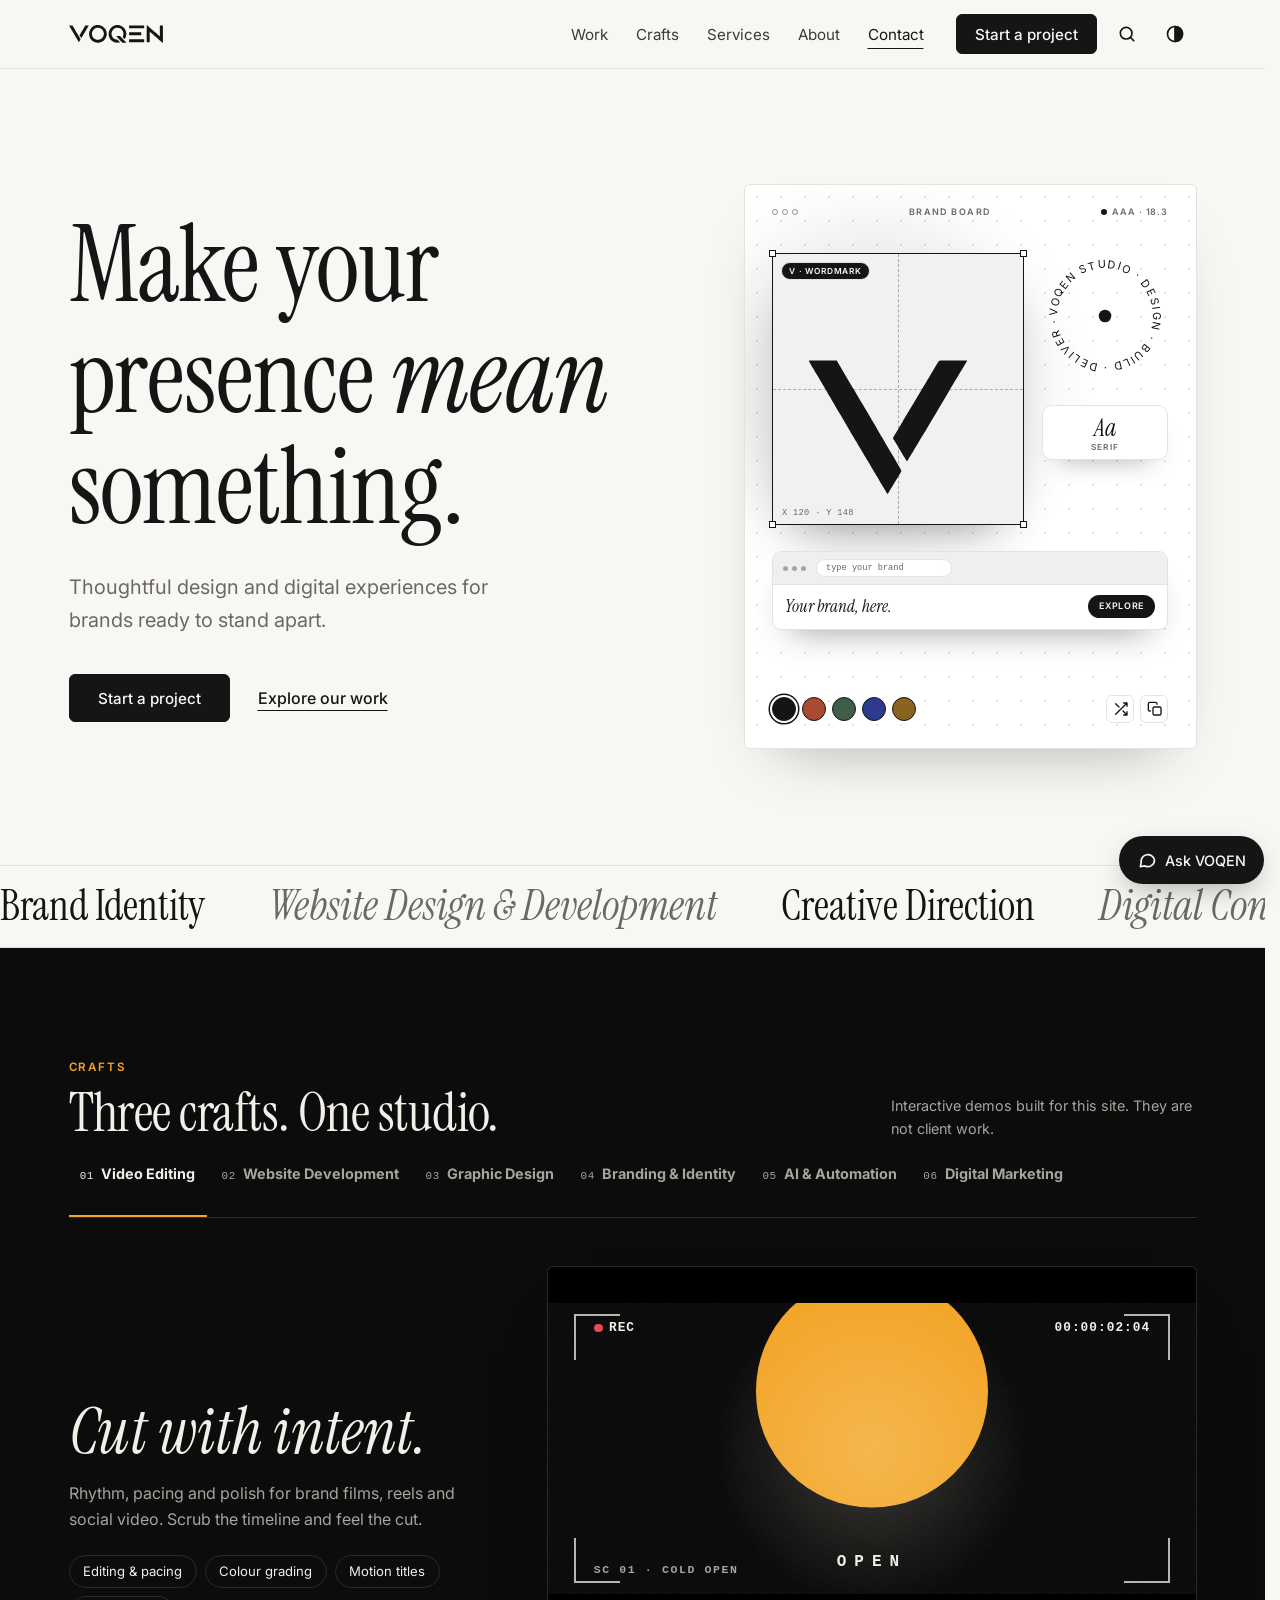
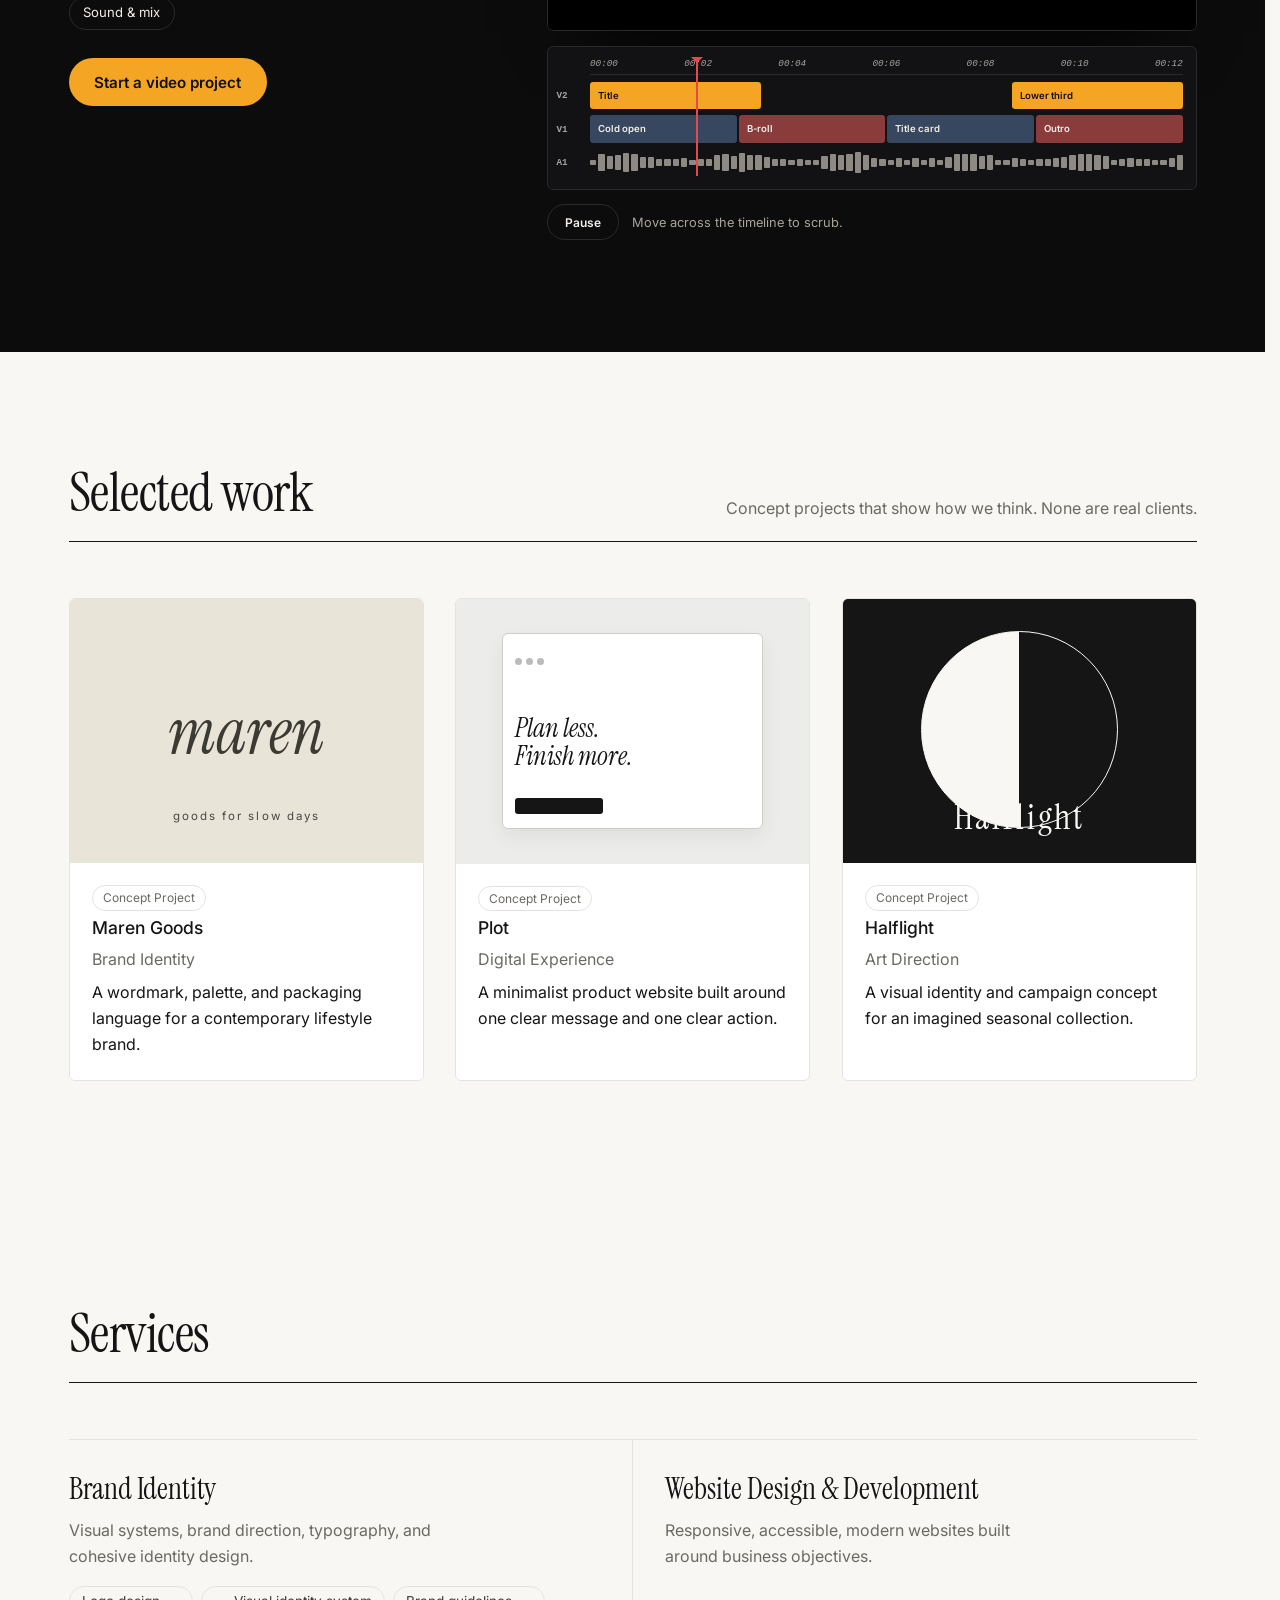
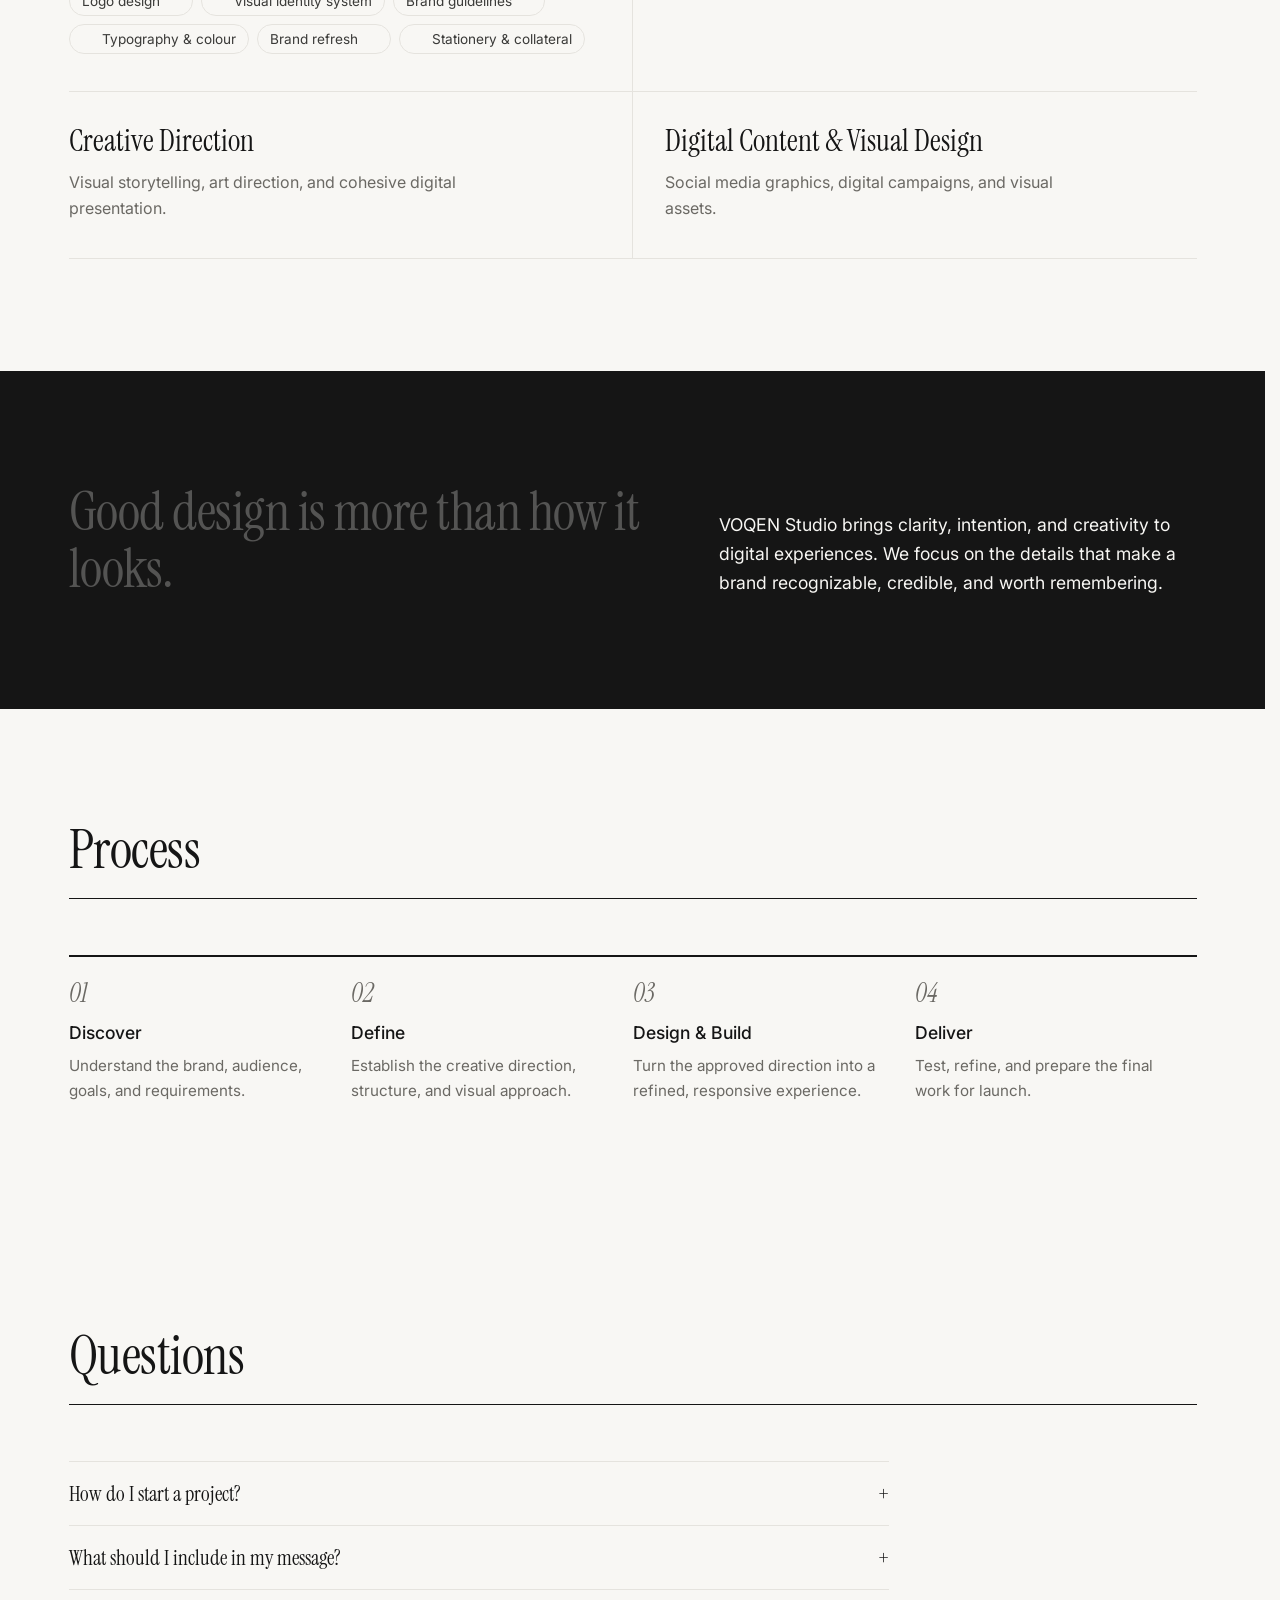
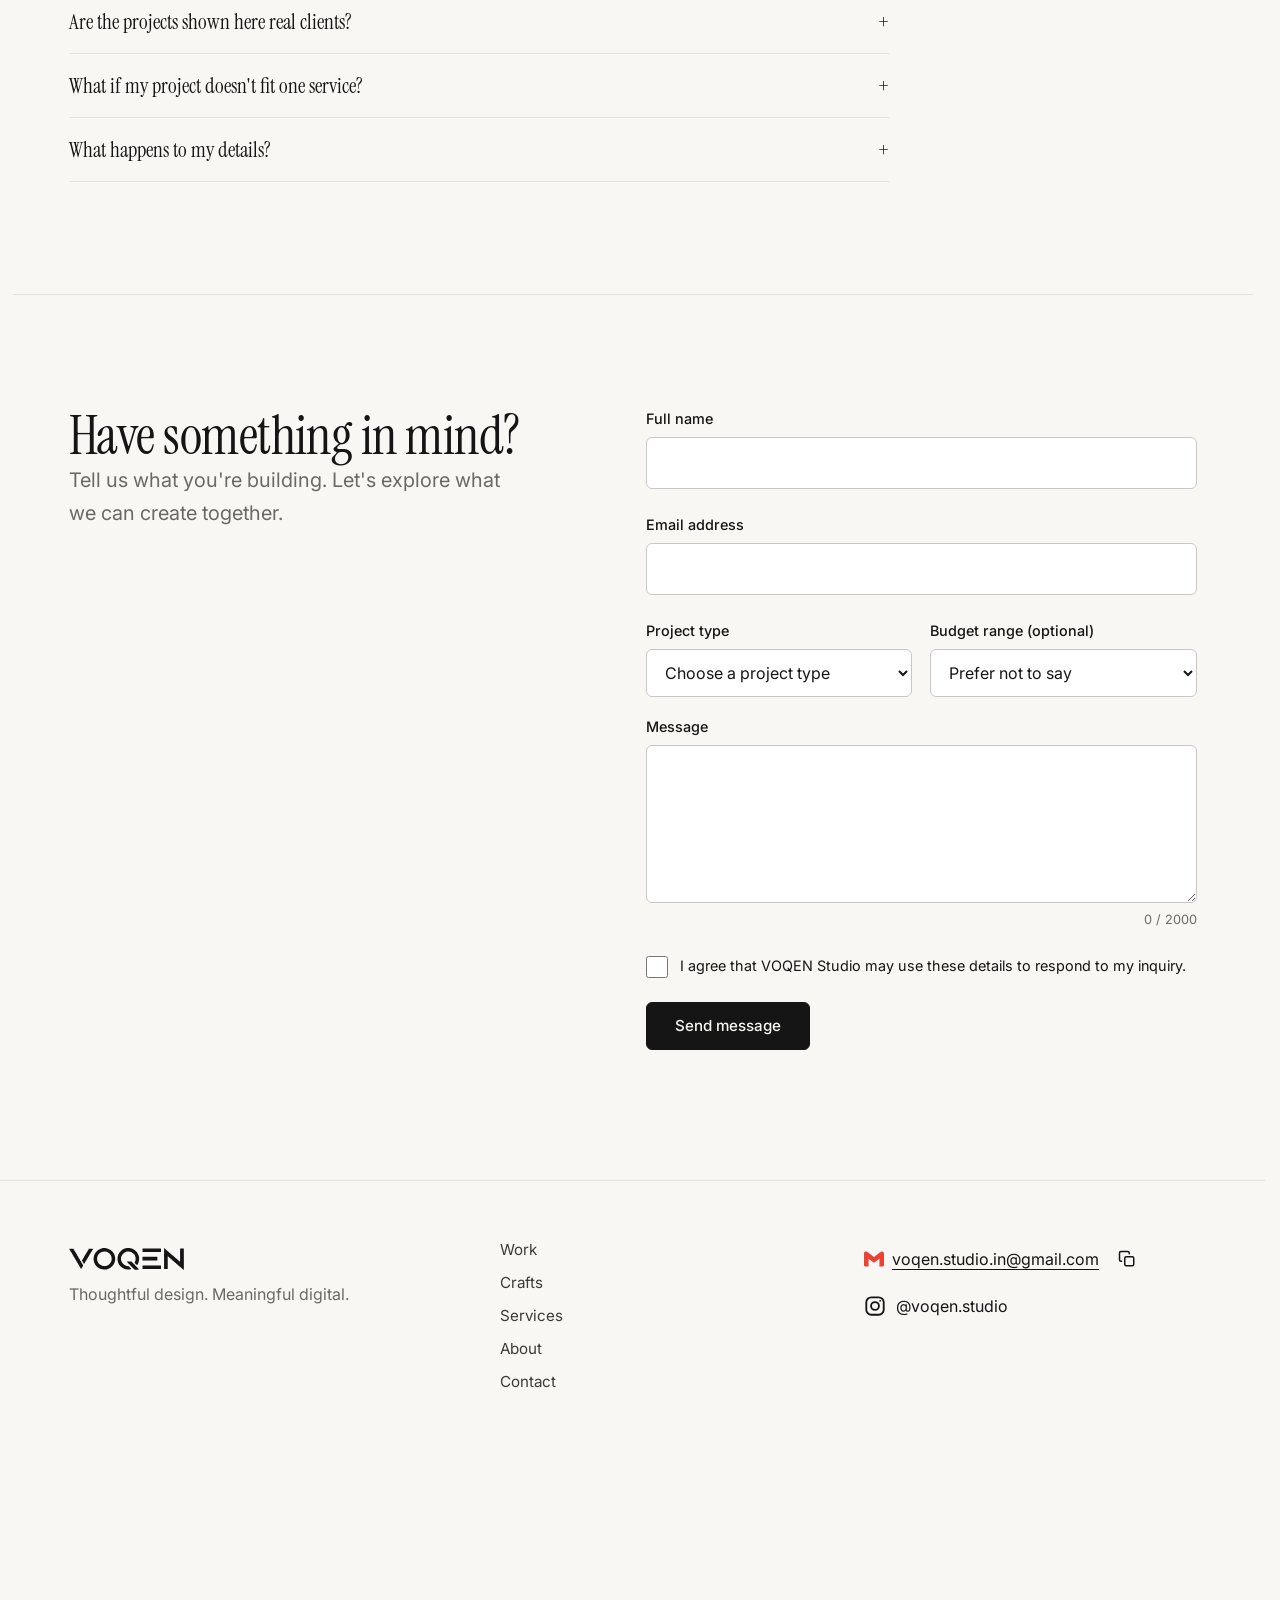
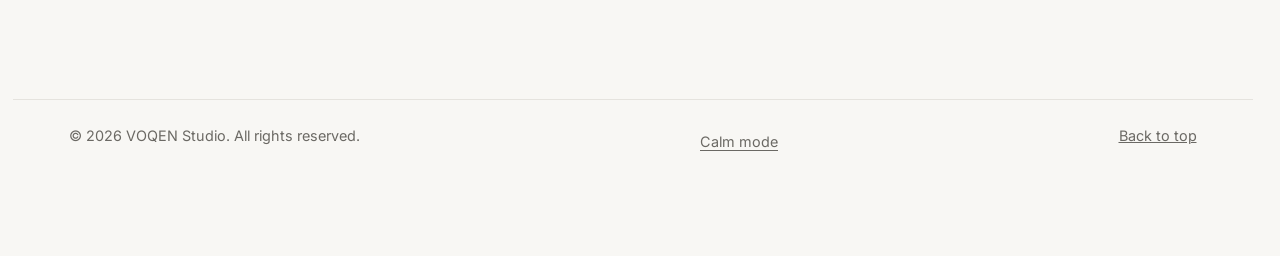
<file: index.html>
<!DOCTYPE html>
<html lang="en">
<head>
<meta charset="utf-8">
<meta name="viewport" content="width=device-width, initial-scale=1, viewport-fit=cover">
<meta name="color-scheme" content="light dark">
<title>VOQEN Studio — Creative Digital Studio</title>
<meta name="description" content="VOQEN Studio is a contemporary creative studio building distinctive digital presence through thoughtful design, websites, and visual communication.">
<meta property="og:title" content="VOQEN Studio — Creative Digital Studio">
<meta property="og:description" content="Thoughtful design and digital experiences for brands ready to stand apart.">
<meta property="og:type" content="website">
<meta name="theme-color" content="#F8F7F4" media="(prefers-color-scheme: light)">
<meta name="theme-color" content="#121211" media="(prefers-color-scheme: dark)">
<link rel="icon" href="data:image/svg+xml,%3Csvg xmlns='http://www.w3.org/2000/svg' viewBox='0 0 64 64'%3E%3Crect width='64' height='64' rx='10' fill='%23151515'/%3E%3Cpath d='M14 18l18 30 18-30' fill='none' stroke='%23F8F7F4' stroke-width='6'/%3E%3C/svg%3E">
<link rel="preconnect" href="https://fonts.googleapis.com">
<link rel="preconnect" href="https://fonts.gstatic.com" crossorigin>
<link rel="stylesheet" href="https://fonts.googleapis.com/css2?family=Inter:wght@400;500;600;800&family=Instrument+Serif:ital@0;1&display=swap">
<script src="theme.js?v=27"></script>
<script type="application/ld+json">{"@context":"https://schema.org","@type":"Organization","name":"VOQEN Studio","email":"voqen.studio.in@gmail.com","description":"A contemporary creative studio for brand identity, websites, creative direction and digital content.","sameAs":["https://www.instagram.com/voqen.studio/"]}</script>
<meta name="chat-endpoint" content="">
<link rel="manifest" href="site.webmanifest">
<link rel="apple-touch-icon" href="assets/icon-180.png">
<link rel="stylesheet" href="styles.css?v=27">
<link rel="stylesheet" href="crafts.css?v=27">
</head>
<body>
<svg class="sprite" aria-hidden="true" focusable="false"><symbol id="vq" viewBox="0 0 3916 751"><path fill="currentColor" fill-rule="evenodd" d="M3907.2 746.7C3904.6 744.4 3897.1 737.9 3890.6 732.5C3884.0 727.0 3866.0 711.5 3850.6 697.9C3835.1 684.4 3813.9 666.0 3803.4 656.9C3792.9 647.9 3775.4 632.7 3764.4 623.1C3722.9 586.8 3716.6 581.4 3701.5 568.7C3690.8 559.8 3683.6 553.6 3651.1 525.0C3646.4 520.8 3639.8 515.2 3636.5 512.5C3627.8 505.3 3596.0 477.9 3585.4 468.5C3571.4 456.1 3556.5 443.2 3545.0 433.4C3532.8 423.1 3502.6 396.7 3496.0 390.6C3493.5 388.3 3485.4 381.3 3478.0 375.0C3455.0 355.6 3416.9 322.6 3408.5 315.0C3404.1 311.0 3397.1 305.0 3393.0 301.7C3388.9 298.3 3381.8 292.3 3377.2 288.3C3368.3 280.5 3367.5 280.1 3366.2 282.8C3365.8 283.7 3365.5 380.8 3365.7 498.5C3365.9 686.4 3365.7 712.7 3364.4 714.7L3363.0 717.0 L3303.5 717.0C3250.7 717.0 3244.0 716.8 3242.6 715.4C3240.3 713.1 3240.2 3.3 3242.5 2.4C3243.4 2.0 3246.6 4.2 3250.7 7.9C3254.4 11.2 3267.9 22.8 3280.6 33.7C3308.3 57.5 3342.6 87.3 3372.5 113.5C3384.6 124.1 3400.2 137.7 3407.1 143.6C3469.2 197.0 3484.2 210.0 3495.5 220.0C3508.5 231.5 3520.6 241.9 3537.4 256.0C3542.3 260.1 3552.5 268.9 3559.9 275.5C3572.9 286.9 3582.3 295.1 3616.5 324.5C3624.8 331.6 3640.1 344.9 3650.5 354.0C3660.9 363.2 3675.8 376.0 3683.5 382.5C3695.4 392.6 3716.8 411.1 3742.9 433.9C3778.5 465.0 3785.3 470.5 3787.0 469.5C3787.7 469.1 3788.0 399.8 3788.0 246.0C3788.0 47.3 3788.2 23.0 3789.5 21.6C3791.4 19.7 3910.5 19.1 3914.0 21.0C3916.0 22.1 3916.0 25.0 3916.0 386.5L3916.0 751.0 L3914.0 751.0C3912.8 751.0 3909.8 749.1 3907.2 746.7ZM2237.0 738.2C2232.3 738.1 2227.6 737.8 2226.4 737.5C2224.2 737.0 2172.1 683.4 2133.1 641.5C2129.6 637.6 2117.2 624.6 2105.6 612.4C2094.0 600.3 2073.7 579.0 2060.5 565.0C2047.3 551.0 2030.6 533.5 2023.4 526.1C2016.2 518.6 2004.5 506.2 1997.4 498.6C1990.3 490.9 1979.4 479.4 1973.2 472.9C1967.1 466.5 1962.0 460.5 1962.0 459.6C1962.0 458.1 1969.0 458.0 2043.7 458.0L2125.4 458.0 L2133.5 466.2C2151.2 484.3 2207.0 541.9 2213.5 549.0C2217.4 553.1 2231.3 567.7 2244.5 581.5C2270.3 608.4 2301.0 640.7 2318.0 658.5C2323.7 664.5 2337.9 679.4 2349.5 691.5C2361.1 703.6 2373.7 716.9 2377.4 721.0C2381.2 725.1 2385.8 729.9 2387.7 731.6C2389.8 733.5 2391.1 735.4 2390.9 736.5C2390.5 738.2 2386.7 738.3 2318.0 738.4C2278.1 738.4 2241.7 738.4 2237.0 738.2ZM1179.0 737.4C1114.8 733.6 1049.6 711.6 997.0 675.9C900.4 610.2 840.7 505.9 834.8 392.1C830.2 303.4 854.1 221.5 904.7 152.0C954.4 83.7 1020.7 37.5 1102.5 14.1C1153.4 -0.5 1214.7 -3.5 1269.0 6.1C1376.0 25.0 1468.0 90.1 1525.7 188.0C1545.9 222.2 1562.7 272.5 1569.7 319.5C1572.2 336.7 1572.3 397.5 1569.7 416.5C1555.6 522.3 1498.7 613.6 1408.0 676.1C1372.8 700.4 1323.6 720.9 1278.0 730.5C1253.5 735.7 1206.2 739.0 1179.0 737.4ZM1993.2 737.0C1922.2 732.3 1865.4 711.5 1800.5 666.7C1793.0 661.5 1774.1 645.0 1760.6 632.0C1728.8 601.2 1695.7 552.9 1681.5 516.5C1680.0 512.6 1678.2 508.1 1677.4 506.5C1669.4 488.2 1664.5 471.5 1657.5 439.0C1650.9 408.6 1649.2 356.1 1653.8 323.5C1665.8 238.5 1700.2 168.8 1758.9 109.9C1809.0 59.8 1858.0 31.5 1928.7 12.0C1976.8 -1.3 2044.1 -2.7 2097.5 8.3C2186.8 26.8 2263.3 76.8 2321.1 154.3C2345.7 187.4 2368.2 235.6 2378.5 277.3C2398.4 357.6 2392.5 437.5 2361.3 512.2C2352.1 534.3 2332.1 570.3 2321.8 583.3C2317.4 588.8 2315.9 588.1 2304.0 575.3C2280.2 550.0 2261.9 530.7 2248.3 516.9C2240.4 508.8 2234.0 501.7 2234.0 501.0C2234.0 500.4 2236.7 494.9 2240.1 488.8C2243.4 482.8 2246.9 476.2 2247.7 474.2C2248.5 472.1 2249.8 469.1 2250.5 467.5C2286.4 387.3 2273.7 288.3 2218.5 217.5C2169.4 154.5 2098.3 119.7 2019.0 119.9C1963.2 120.0 1904.6 141.1 1862.5 176.2C1813.5 217.1 1782.9 271.4 1773.0 335.3C1769.9 355.0 1770.5 391.9 1774.3 412.0C1790.0 496.5 1845.3 566.7 1922.0 599.5C1952.3 612.5 1989.3 620.0 2022.8 620.0L2033.3 620.0 L2039.9 626.8C2046.2 633.1 2055.4 642.9 2096.0 686.0C2118.2 709.5 2126.0 718.4 2126.0 720.2C2126.0 723.9 2098.1 730.9 2067.0 735.0C2049.0 737.4 2013.7 738.3 1993.2 737.0ZM2506.2 715.8C2505.3 714.9 2505.0 700.4 2505.0 656.8L2505.0 599.0 L2507.5 598.0C2509.0 597.4 2630.8 597.1 2821.4 597.0C3127.0 597.0 3132.9 597.0 3134.2 598.9C3136.0 601.5 3135.8 713.3 3134.0 715.5C3132.3 717.5 2508.2 717.8 2506.2 715.8ZM403.4 709.2C401.3 705.5 393.7 692.6 386.5 680.5C379.3 668.4 370.1 652.9 366.1 646.0C362.2 639.1 356.5 629.6 353.6 624.8C350.7 620.1 348.0 615.6 347.6 614.8C347.3 614.1 345.0 610.4 342.6 606.5C340.2 602.6 333.8 591.9 328.3 582.6C322.9 573.3 317.3 563.6 315.7 561.1C314.2 558.6 312.5 555.6 312.0 554.5C311.4 553.4 308.7 548.9 306.0 544.5C303.3 540.1 297.8 530.9 293.8 524.1C289.8 517.3 285.6 510.2 284.5 508.4C280.1 501.2 273.9 490.8 266.0 477.5C258.1 464.1 256.3 461.0 252.1 453.8C251.1 452.0 248.2 447.1 245.7 443.0C240.8 435.0 229.3 415.8 227.4 412.5C219.6 399.0 208.4 380.2 205.2 375.0C203.0 371.4 195.2 358.1 187.9 345.5C180.6 332.9 170.5 315.5 165.5 307.0C154.6 288.6 139.1 262.3 129.0 245.0C121.2 231.7 111.6 215.4 107.1 208.0C105.6 205.5 102.8 200.6 100.8 197.0C94.1 184.8 86.4 171.7 66.8 139.0C61.0 129.4 52.6 115.0 48.0 107.0C43.4 99.0 34.5 84.0 28.2 73.5C5.4 35.9 -0.2 26.0 0.4 24.5C1.0 22.8 -0.0 22.8 91.9 22.9C120.8 23.0 144.8 23.4 145.2 23.8C145.7 24.3 153.2 37.0 161.8 52.1C170.5 67.2 178.2 80.4 178.8 81.5C200.0 116.7 207.2 128.8 213.6 140.0C217.9 147.4 227.0 162.7 233.8 174.0C244.1 190.8 262.4 221.7 267.4 230.5C268.0 231.6 269.3 233.6 270.1 235.0C271.0 236.4 277.0 246.5 283.5 257.5C290.0 268.5 298.7 283.1 302.8 290.0C306.9 296.9 311.1 304.0 312.1 305.8C313.2 307.5 314.9 310.5 315.9 312.2C316.9 314.0 321.6 322.0 326.2 330.0C330.9 338.0 338.2 350.4 342.5 357.5C346.8 364.6 351.8 373.2 353.6 376.6C355.4 379.9 359.9 387.8 363.6 394.1C367.3 400.3 374.8 413.1 380.2 422.5C385.7 431.9 392.0 442.4 394.2 446.0C396.5 449.6 404.0 462.4 411.0 474.5C418.0 486.6 427.1 501.9 431.2 508.5C435.3 515.1 443.9 529.7 450.4 541.0C456.9 552.3 463.9 564.4 466.1 568.0C473.6 580.5 481.0 594.7 481.0 596.9C481.0 598.9 475.6 608.3 452.8 645.5C449.2 651.5 443.6 660.8 440.5 666.0C437.4 671.2 432.0 680.2 428.4 686.0C424.9 691.8 419.4 700.9 416.4 706.2C409.5 718.2 408.5 718.5 403.4 709.2ZM1225.0 618.5C1280.7 612.9 1329.7 591.1 1371.5 553.4C1461.8 471.9 1479.4 334.0 1412.4 233.8C1367.0 166.0 1301.5 127.1 1220.5 119.9C1154.5 114.0 1075.5 142.9 1028.9 190.0C982.2 237.3 956.0 297.2 954.3 361.0C953.5 390.4 954.9 403.6 962.1 433.0C964.8 443.8 971.5 464.3 974.0 468.8C974.5 469.7 977.0 474.8 979.6 480.0C997.6 516.5 1017.5 541.3 1049.0 566.6C1076.0 588.4 1116.0 607.2 1149.5 613.8C1152.2 614.4 1158.1 615.5 1162.5 616.4C1180.7 620.0 1203.0 620.7 1225.0 618.5ZM508.4 545.2C507.8 544.8 506.3 542.7 505.1 540.5C503.9 538.3 500.1 531.8 496.5 526.0C493.0 520.2 487.6 511.2 484.5 506.0C481.4 500.8 475.8 491.3 471.9 485.0C468.0 478.7 462.6 469.7 459.9 465.0C457.1 460.3 452.9 453.4 450.5 449.5C443.7 438.4 437.0 427.1 437.0 426.5C437.0 425.7 456.9 391.1 467.5 373.5C473.2 364.1 482.3 348.9 487.7 339.5C493.2 330.1 502.3 314.9 508.0 305.5C513.7 296.1 519.1 287.1 520.0 285.5C523.1 280.1 534.6 260.7 540.8 250.5C544.1 245.0 550.2 234.9 554.3 228.0C561.0 216.6 566.3 207.8 587.6 172.5C591.6 165.9 599.5 152.7 605.2 143.1C610.9 133.5 621.8 115.3 629.4 102.6C637.0 89.9 647.0 73.2 651.5 65.5C664.7 43.1 674.9 26.7 676.8 24.8C678.5 23.1 682.9 23.0 749.9 22.9C795.7 22.9 821.6 23.2 822.2 23.8C823.1 24.7 817.6 34.6 805.5 53.5C803.3 56.8 800.2 62.0 798.4 65.0C796.7 68.0 781.9 92.8 765.5 120.0C749.1 147.2 730.9 177.8 725.0 188.0C713.0 208.8 704.0 223.9 685.5 254.5C678.5 266.1 671.7 277.7 670.3 280.4C668.9 283.1 664.0 291.6 659.2 299.4C648.3 317.4 632.8 343.3 618.5 367.5C597.1 403.8 590.1 415.6 584.1 425.0C580.8 430.2 576.9 436.6 575.5 439.2C571.7 446.4 525.5 523.5 519.6 532.5C516.7 536.9 513.6 541.7 512.7 543.2C510.9 546.1 510.2 546.4 508.4 545.2ZM2506.1 422.6C2504.1 420.3 2504.6 306.5 2506.6 304.5C2508.0 303.2 2534.3 303.0 2756.8 302.8C3034.2 302.6 3010.1 302.5 3011.2 304.2C3012.5 306.4 3012.2 421.4 3010.8 422.8C3008.9 424.7 2507.7 424.5 2506.1 422.6ZM2506.2 138.8C2505.3 137.9 2505.0 123.5 2505.0 80.4L2505.0 23.1 L2507.2 21.6C2510.4 19.3 3130.5 19.2 3133.5 21.4C3135.4 22.7 3135.4 24.8 3135.4 79.8C3135.4 125.6 3135.1 137.1 3134.1 138.4C3132.3 140.5 2508.3 140.9 2506.2 138.8Z"/></symbol></svg>
<a class="skip" href="#main">Skip to content</a>
<span id="top"></span>
<header class="site-header">
  <div class="progress" id="progress" aria-hidden="true"></div>
  <div class="wrap bar">
    <a class="logo" href="#top" aria-label="VOQEN Studio home"><svg class="lg lg-load" width="94" height="18" viewBox="0 0 3916 751" aria-hidden="true" focusable="false"><path pathLength="1" fill="currentColor" d="M403.4 709.2C401.3 705.5 393.7 692.6 386.5 680.5C379.3 668.4 370.1 652.9 366.1 646.0C362.2 639.1 356.5 629.6 353.6 624.8C350.7 620.1 348.0 615.6 347.6 614.8C347.3 614.1 345.0 610.4 342.6 606.5C340.2 602.6 333.8 591.9 328.3 582.6C322.9 573.3 317.3 563.6 315.7 561.1C314.2 558.6 312.5 555.6 312.0 554.5C311.4 553.4 308.7 548.9 306.0 544.5C303.3 540.1 297.8 530.9 293.8 524.1C289.8 517.3 285.6 510.2 284.5 508.4C280.1 501.2 273.9 490.8 266.0 477.5C258.1 464.1 256.3 461.0 252.1 453.8C251.1 452.0 248.2 447.1 245.7 443.0C240.8 435.0 229.3 415.8 227.4 412.5C219.6 399.0 208.4 380.2 205.2 375.0C203.0 371.4 195.2 358.1 187.9 345.5C180.6 332.9 170.5 315.5 165.5 307.0C154.6 288.6 139.1 262.3 129.0 245.0C121.2 231.7 111.6 215.4 107.1 208.0C105.6 205.5 102.8 200.6 100.8 197.0C94.1 184.8 86.4 171.7 66.8 139.0C61.0 129.4 52.6 115.0 48.0 107.0C43.4 99.0 34.5 84.0 28.2 73.5C5.4 35.9 -0.2 26.0 0.4 24.5C1.0 22.8 -0.0 22.8 91.9 22.9C120.8 23.0 144.8 23.4 145.2 23.8C145.7 24.3 153.2 37.0 161.8 52.1C170.5 67.2 178.2 80.4 178.8 81.5C200.0 116.7 207.2 128.8 213.6 140.0C217.9 147.4 227.0 162.7 233.8 174.0C244.1 190.8 262.4 221.7 267.4 230.5C268.0 231.6 269.3 233.6 270.1 235.0C271.0 236.4 277.0 246.5 283.5 257.5C290.0 268.5 298.7 283.1 302.8 290.0C306.9 296.9 311.1 304.0 312.1 305.8C313.2 307.5 314.9 310.5 315.9 312.2C316.9 314.0 321.6 322.0 326.2 330.0C330.9 338.0 338.2 350.4 342.5 357.5C346.8 364.6 351.8 373.2 353.6 376.6C355.4 379.9 359.9 387.8 363.6 394.1C367.3 400.3 374.8 413.1 380.2 422.5C385.7 431.9 392.0 442.4 394.2 446.0C396.5 449.6 404.0 462.4 411.0 474.5C418.0 486.6 427.1 501.9 431.2 508.5C435.3 515.1 443.9 529.7 450.4 541.0C456.9 552.3 463.9 564.4 466.1 568.0C473.6 580.5 481.0 594.7 481.0 596.9C481.0 598.9 475.6 608.3 452.8 645.5C449.2 651.5 443.6 660.8 440.5 666.0C437.4 671.2 432.0 680.2 428.4 686.0C424.9 691.8 419.4 700.9 416.4 706.2C409.5 718.2 408.5 718.5 403.4 709.2ZM508.4 545.2C507.8 544.8 506.3 542.7 505.1 540.5C503.9 538.3 500.1 531.8 496.5 526.0C493.0 520.2 487.6 511.2 484.5 506.0C481.4 500.8 475.8 491.3 471.9 485.0C468.0 478.7 462.6 469.7 459.9 465.0C457.1 460.3 452.9 453.4 450.5 449.5C443.7 438.4 437.0 427.1 437.0 426.5C437.0 425.7 456.9 391.1 467.5 373.5C473.2 364.1 482.3 348.9 487.7 339.5C493.2 330.1 502.3 314.9 508.0 305.5C513.7 296.1 519.1 287.1 520.0 285.5C523.1 280.1 534.6 260.7 540.8 250.5C544.1 245.0 550.2 234.9 554.3 228.0C561.0 216.6 566.3 207.8 587.6 172.5C591.6 165.9 599.5 152.7 605.2 143.1C610.9 133.5 621.8 115.3 629.4 102.6C637.0 89.9 647.0 73.2 651.5 65.5C664.7 43.1 674.9 26.7 676.8 24.8C678.5 23.1 682.9 23.0 749.9 22.9C795.7 22.9 821.6 23.2 822.2 23.8C823.1 24.7 817.6 34.6 805.5 53.5C803.3 56.8 800.2 62.0 798.4 65.0C796.7 68.0 781.9 92.8 765.5 120.0C749.1 147.2 730.9 177.8 725.0 188.0C713.0 208.8 704.0 223.9 685.5 254.5C678.5 266.1 671.7 277.7 670.3 280.4C668.9 283.1 664.0 291.6 659.2 299.4C648.3 317.4 632.8 343.3 618.5 367.5C597.1 403.8 590.1 415.6 584.1 425.0C580.8 430.2 576.9 436.6 575.5 439.2C571.7 446.4 525.5 523.5 519.6 532.5C516.7 536.9 513.6 541.7 512.7 543.2C510.9 546.1 510.2 546.4 508.4 545.2Z"/><path pathLength="1" fill="currentColor" d="M1179.0 737.4C1114.8 733.6 1049.6 711.6 997.0 675.9C900.4 610.2 840.7 505.9 834.8 392.1C830.2 303.4 854.1 221.5 904.7 152.0C954.4 83.7 1020.7 37.5 1102.5 14.1C1153.4 -0.5 1214.7 -3.5 1269.0 6.1C1376.0 25.0 1468.0 90.1 1525.7 188.0C1545.9 222.2 1562.7 272.5 1569.7 319.5C1572.2 336.7 1572.3 397.5 1569.7 416.5C1555.6 522.3 1498.7 613.6 1408.0 676.1C1372.8 700.4 1323.6 720.9 1278.0 730.5C1253.5 735.7 1206.2 739.0 1179.0 737.4ZM1225.0 618.5C1280.7 612.9 1329.7 591.1 1371.5 553.4C1461.8 471.9 1479.4 334.0 1412.4 233.8C1367.0 166.0 1301.5 127.1 1220.5 119.9C1154.5 114.0 1075.5 142.9 1028.9 190.0C982.2 237.3 956.0 297.2 954.3 361.0C953.5 390.4 954.9 403.6 962.1 433.0C964.8 443.8 971.5 464.3 974.0 468.8C974.5 469.7 977.0 474.8 979.6 480.0C997.6 516.5 1017.5 541.3 1049.0 566.6C1076.0 588.4 1116.0 607.2 1149.5 613.8C1152.2 614.4 1158.1 615.5 1162.5 616.4C1180.7 620.0 1203.0 620.7 1225.0 618.5Z"/><path pathLength="1" fill="currentColor" d="M1993.2 737.0C1922.2 732.3 1865.4 711.5 1800.5 666.7C1793.0 661.5 1774.1 645.0 1760.6 632.0C1728.8 601.2 1695.7 552.9 1681.5 516.5C1680.0 512.6 1678.2 508.1 1677.4 506.5C1669.4 488.2 1664.5 471.5 1657.5 439.0C1650.9 408.6 1649.2 356.1 1653.8 323.5C1665.8 238.5 1700.2 168.8 1758.9 109.9C1809.0 59.8 1858.0 31.5 1928.7 12.0C1976.8 -1.3 2044.1 -2.7 2097.5 8.3C2186.8 26.8 2263.3 76.8 2321.1 154.3C2345.7 187.4 2368.2 235.6 2378.5 277.3C2398.4 357.6 2392.5 437.5 2361.3 512.2C2352.1 534.3 2332.1 570.3 2321.8 583.3C2317.4 588.8 2315.9 588.1 2304.0 575.3C2280.2 550.0 2261.9 530.7 2248.3 516.9C2240.4 508.8 2234.0 501.7 2234.0 501.0C2234.0 500.4 2236.7 494.9 2240.1 488.8C2243.4 482.8 2246.9 476.2 2247.7 474.2C2248.5 472.1 2249.8 469.1 2250.5 467.5C2286.4 387.3 2273.7 288.3 2218.5 217.5C2169.4 154.5 2098.3 119.7 2019.0 119.9C1963.2 120.0 1904.6 141.1 1862.5 176.2C1813.5 217.1 1782.9 271.4 1773.0 335.3C1769.9 355.0 1770.5 391.9 1774.3 412.0C1790.0 496.5 1845.3 566.7 1922.0 599.5C1952.3 612.5 1989.3 620.0 2022.8 620.0L2033.3 620.0 L2039.9 626.8C2046.2 633.1 2055.4 642.9 2096.0 686.0C2118.2 709.5 2126.0 718.4 2126.0 720.2C2126.0 723.9 2098.1 730.9 2067.0 735.0C2049.0 737.4 2013.7 738.3 1993.2 737.0ZM2237.0 738.2C2232.3 738.1 2227.6 737.8 2226.4 737.5C2224.2 737.0 2172.1 683.4 2133.1 641.5C2129.6 637.6 2117.2 624.6 2105.6 612.4C2094.0 600.3 2073.7 579.0 2060.5 565.0C2047.3 551.0 2030.6 533.5 2023.4 526.1C2016.2 518.6 2004.5 506.2 1997.4 498.6C1990.3 490.9 1979.4 479.4 1973.2 472.9C1967.1 466.5 1962.0 460.5 1962.0 459.6C1962.0 458.1 1969.0 458.0 2043.7 458.0L2125.4 458.0 L2133.5 466.2C2151.2 484.3 2207.0 541.9 2213.5 549.0C2217.4 553.1 2231.3 567.7 2244.5 581.5C2270.3 608.4 2301.0 640.7 2318.0 658.5C2323.7 664.5 2337.9 679.4 2349.5 691.5C2361.1 703.6 2373.7 716.9 2377.4 721.0C2381.2 725.1 2385.8 729.9 2387.7 731.6C2389.8 733.5 2391.1 735.4 2390.9 736.5C2390.5 738.2 2386.7 738.3 2318.0 738.4C2278.1 738.4 2241.7 738.4 2237.0 738.2Z"/><path pathLength="1" fill="currentColor" d="M2506.1 422.6C2504.1 420.3 2504.6 306.5 2506.6 304.5C2508.0 303.2 2534.3 303.0 2756.8 302.8C3034.2 302.6 3010.1 302.5 3011.2 304.2C3012.5 306.4 3012.2 421.4 3010.8 422.8C3008.9 424.7 2507.7 424.5 2506.1 422.6ZM2506.2 715.8C2505.3 714.9 2505.0 700.4 2505.0 656.8L2505.0 599.0 L2507.5 598.0C2509.0 597.4 2630.8 597.1 2821.4 597.0C3127.0 597.0 3132.9 597.0 3134.2 598.9C3136.0 601.5 3135.8 713.3 3134.0 715.5C3132.3 717.5 2508.2 717.8 2506.2 715.8ZM2506.2 138.8C2505.3 137.9 2505.0 123.5 2505.0 80.4L2505.0 23.1 L2507.2 21.6C2510.4 19.3 3130.5 19.2 3133.5 21.4C3135.4 22.7 3135.4 24.8 3135.4 79.8C3135.4 125.6 3135.1 137.1 3134.1 138.4C3132.3 140.5 2508.3 140.9 2506.2 138.8Z"/><path pathLength="1" fill="currentColor" d="M3907.2 746.7C3904.6 744.4 3897.1 737.9 3890.6 732.5C3884.0 727.0 3866.0 711.5 3850.6 697.9C3835.1 684.4 3813.9 666.0 3803.4 656.9C3792.9 647.9 3775.4 632.7 3764.4 623.1C3722.9 586.8 3716.6 581.4 3701.5 568.7C3690.8 559.8 3683.6 553.6 3651.1 525.0C3646.4 520.8 3639.8 515.2 3636.5 512.5C3627.8 505.3 3596.0 477.9 3585.4 468.5C3571.4 456.1 3556.5 443.2 3545.0 433.4C3532.8 423.1 3502.6 396.7 3496.0 390.6C3493.5 388.3 3485.4 381.3 3478.0 375.0C3455.0 355.6 3416.9 322.6 3408.5 315.0C3404.1 311.0 3397.1 305.0 3393.0 301.7C3388.9 298.3 3381.8 292.3 3377.2 288.3C3368.3 280.5 3367.5 280.1 3366.2 282.8C3365.8 283.7 3365.5 380.8 3365.7 498.5C3365.9 686.4 3365.7 712.7 3364.4 714.7L3363.0 717.0 L3303.5 717.0C3250.7 717.0 3244.0 716.8 3242.6 715.4C3240.3 713.1 3240.2 3.3 3242.5 2.4C3243.4 2.0 3246.6 4.2 3250.7 7.9C3254.4 11.2 3267.9 22.8 3280.6 33.7C3308.3 57.5 3342.6 87.3 3372.5 113.5C3384.6 124.1 3400.2 137.7 3407.1 143.6C3469.2 197.0 3484.2 210.0 3495.5 220.0C3508.5 231.5 3520.6 241.9 3537.4 256.0C3542.3 260.1 3552.5 268.9 3559.9 275.5C3572.9 286.9 3582.3 295.1 3616.5 324.5C3624.8 331.6 3640.1 344.9 3650.5 354.0C3660.9 363.2 3675.8 376.0 3683.5 382.5C3695.4 392.6 3716.8 411.1 3742.9 433.9C3778.5 465.0 3785.3 470.5 3787.0 469.5C3787.7 469.1 3788.0 399.8 3788.0 246.0C3788.0 47.3 3788.2 23.0 3789.5 21.6C3791.4 19.7 3910.5 19.1 3914.0 21.0C3916.0 22.1 3916.0 25.0 3916.0 386.5L3916.0 751.0 L3914.0 751.0C3912.8 751.0 3909.8 749.1 3907.2 746.7Z"/></svg></a>
    <nav id="nav" aria-label="Primary">
      <a href="#work">Work</a><a href="#crafts">Crafts</a><a href="#services">Services</a><a href="#about">About</a><a href="#contact">Contact</a>
      <a class="btn btn-sm nav-cta" href="#contact">Start a project</a>
    </nav>
    <div class="tools"><button class="theme-btn" id="cmdBtn" type="button" aria-haspopup="dialog" aria-label="Open quick menu (Ctrl+K)"><svg width="20" height="20" viewBox="0 0 24 24" fill="none" stroke="currentColor" stroke-width="2" stroke-linecap="round" aria-hidden="true"><circle cx="11" cy="11" r="7"/><path d="M20 20l-3.5-3.5"/></svg></button><button class="theme-btn" id="themeBtn" type="button" aria-pressed="false" aria-label="Switch to dark theme"><svg width="20" height="20" viewBox="0 0 24 24" fill="none" stroke="currentColor" stroke-width="2" aria-hidden="true"><circle cx="12" cy="12" r="9"/><path d="M12 3v18a9 9 0 0 0 0-18z" fill="currentColor"/></svg></button><button class="menu-btn" id="menuBtn" aria-expanded="false" aria-controls="nav" aria-label="Open menu"><span></span><span></span></button></div>
  </div>
</header>

<main id="main">
<section class="hero wrap">
  <div class="hero-copy">
    <h1><span class="w d1"><span>Make</span></span> <span class="w d2"><span>your</span></span> <span class="w d3"><span>presence</span></span> <em><span class="w d4"><span>mean</span></span></em> <span class="w d5"><span>something.</span></span></h1>
    <p class="lead">Thoughtful design and digital experiences for brands ready to stand apart.</p>
    <div class="actions">
      <a class="btn" href="#contact">Start a project</a>
      <a class="link" href="#work">Explore our work</a>
    </div>
  </div>
  <div class="hero-art" role="group" aria-label="Brand playground: pick a colour and typeface to restyle the preview">
    <span class="art-halo" aria-hidden="true"></span>
    <div class="art-chrome" aria-hidden="true"><span class="cd"><i></i><i></i><i></i></span><span class="ct">Brand board</span><span class="cl" title="Contrast of the accent colour on the board"><i></i><b id="artContrast">AAA</b></span></div>
    <div class="art-frame" id="artFrame" tabindex="0" role="group" aria-label="Wordmark preview. Drag it to move, drag the corner squares to resize. With the keyboard: arrow keys move, plus and minus resize, zero resets."><div class="art-v" id="artV"><svg class="lg lg-load art-vsvg" viewBox="-30 0 883 741" focusable="false"><path pathLength="1" fill="currentColor" d="M403.4 709.2C401.3 705.5 393.7 692.6 386.5 680.5C379.3 668.4 370.1 652.9 366.1 646.0C362.2 639.1 356.5 629.6 353.6 624.8C350.7 620.1 348.0 615.6 347.6 614.8C347.3 614.1 345.0 610.4 342.6 606.5C340.2 602.6 333.8 591.9 328.3 582.6C322.9 573.3 317.3 563.6 315.7 561.1C314.2 558.6 312.5 555.6 312.0 554.5C311.4 553.4 308.7 548.9 306.0 544.5C303.3 540.1 297.8 530.9 293.8 524.1C289.8 517.3 285.6 510.2 284.5 508.4C280.1 501.2 273.9 490.8 266.0 477.5C258.1 464.1 256.3 461.0 252.1 453.8C251.1 452.0 248.2 447.1 245.7 443.0C240.8 435.0 229.3 415.8 227.4 412.5C219.6 399.0 208.4 380.2 205.2 375.0C203.0 371.4 195.2 358.1 187.9 345.5C180.6 332.9 170.5 315.5 165.5 307.0C154.6 288.6 139.1 262.3 129.0 245.0C121.2 231.7 111.6 215.4 107.1 208.0C105.6 205.5 102.8 200.6 100.8 197.0C94.1 184.8 86.4 171.7 66.8 139.0C61.0 129.4 52.6 115.0 48.0 107.0C43.4 99.0 34.5 84.0 28.2 73.5C5.4 35.9 -0.2 26.0 0.4 24.5C1.0 22.8 -0.0 22.8 91.9 22.9C120.8 23.0 144.8 23.4 145.2 23.8C145.7 24.3 153.2 37.0 161.8 52.1C170.5 67.2 178.2 80.4 178.8 81.5C200.0 116.7 207.2 128.8 213.6 140.0C217.9 147.4 227.0 162.7 233.8 174.0C244.1 190.8 262.4 221.7 267.4 230.5C268.0 231.6 269.3 233.6 270.1 235.0C271.0 236.4 277.0 246.5 283.5 257.5C290.0 268.5 298.7 283.1 302.8 290.0C306.9 296.9 311.1 304.0 312.1 305.8C313.2 307.5 314.9 310.5 315.9 312.2C316.9 314.0 321.6 322.0 326.2 330.0C330.9 338.0 338.2 350.4 342.5 357.5C346.8 364.6 351.8 373.2 353.6 376.6C355.4 379.9 359.9 387.8 363.6 394.1C367.3 400.3 374.8 413.1 380.2 422.5C385.7 431.9 392.0 442.4 394.2 446.0C396.5 449.6 404.0 462.4 411.0 474.5C418.0 486.6 427.1 501.9 431.2 508.5C435.3 515.1 443.9 529.7 450.4 541.0C456.9 552.3 463.9 564.4 466.1 568.0C473.6 580.5 481.0 594.7 481.0 596.9C481.0 598.9 475.6 608.3 452.8 645.5C449.2 651.5 443.6 660.8 440.5 666.0C437.4 671.2 432.0 680.2 428.4 686.0C424.9 691.8 419.4 700.9 416.4 706.2C409.5 718.2 408.5 718.5 403.4 709.2ZM508.4 545.2C507.8 544.8 506.3 542.7 505.1 540.5C503.9 538.3 500.1 531.8 496.5 526.0C493.0 520.2 487.6 511.2 484.5 506.0C481.4 500.8 475.8 491.3 471.9 485.0C468.0 478.7 462.6 469.7 459.9 465.0C457.1 460.3 452.9 453.4 450.5 449.5C443.7 438.4 437.0 427.1 437.0 426.5C437.0 425.7 456.9 391.1 467.5 373.5C473.2 364.1 482.3 348.9 487.7 339.5C493.2 330.1 502.3 314.9 508.0 305.5C513.7 296.1 519.1 287.1 520.0 285.5C523.1 280.1 534.6 260.7 540.8 250.5C544.1 245.0 550.2 234.9 554.3 228.0C561.0 216.6 566.3 207.8 587.6 172.5C591.6 165.9 599.5 152.7 605.2 143.1C610.9 133.5 621.8 115.3 629.4 102.6C637.0 89.9 647.0 73.2 651.5 65.5C664.7 43.1 674.9 26.7 676.8 24.8C678.5 23.1 682.9 23.0 749.9 22.9C795.7 22.9 821.6 23.2 822.2 23.8C823.1 24.7 817.6 34.6 805.5 53.5C803.3 56.8 800.2 62.0 798.4 65.0C796.7 68.0 781.9 92.8 765.5 120.0C749.1 147.2 730.9 177.8 725.0 188.0C713.0 208.8 704.0 223.9 685.5 254.5C678.5 266.1 671.7 277.7 670.3 280.4C668.9 283.1 664.0 291.6 659.2 299.4C648.3 317.4 632.8 343.3 618.5 367.5C597.1 403.8 590.1 415.6 584.1 425.0C580.8 430.2 576.9 436.6 575.5 439.2C571.7 446.4 525.5 523.5 519.6 532.5C516.7 536.9 513.6 541.7 512.7 543.2C510.9 546.1 510.2 546.4 508.4 545.2Z"/></svg><span class="mono" id="artMono" hidden aria-hidden="true">M</span></div><span class="h tl" aria-hidden="true"></span><span class="h tr" aria-hidden="true"></span><span class="h bl" aria-hidden="true"></span><span class="h br" aria-hidden="true"></span><span class="tag" id="artTag" aria-hidden="true">V · Wordmark</span><span class="art-xy" id="artXY" aria-hidden="true">X 120 · Y 148</span></div>
    <div class="art-badge" aria-hidden="true"><svg viewBox="0 0 100 100" focusable="false"><defs><path id="circ" d="M50,50 m-38,0 a38,38 0 1,1 76,0 a38,38 0 1,1 -76,0"/></defs><text font-size="8.6" fill="currentColor" letter-spacing="1"><textPath href="#circ" textLength="236" lengthAdjust="spacing">VOQEN STUDIO · DESIGN · BUILD · DELIVER · </textPath></text><circle cx="50" cy="50" r="5" fill="currentColor"/></svg></div>
    <button class="art-type" id="artType" type="button" aria-label="Typeface: Serif. Press to change" title="Change typeface"><span class="aa">Aa</span><small id="artTypeName">Serif</small></button>
    <div class="art-site"><div class="wbar"><span class="wd"><i></i><i></i><i></i></span><input class="url" id="artName" type="text" maxlength="14" placeholder="type your brand" autocomplete="off" spellcheck="false" aria-label="Type your brand name to preview it on the board"></div><div class="wbody"><p class="hd" id="artHead">Your brand, here.</p><span class="wb">Explore</span></div></div>
    <div class="art-tools"><div class="art-sw" role="group" aria-label="Accent colour"><button class="asw" type="button" aria-label="Ink accent" aria-pressed="true" title="Ink"></button><button class="asw" type="button" aria-label="Clay accent" aria-pressed="false" title="Clay"></button><button class="asw" type="button" aria-label="Moss accent" aria-pressed="false" title="Moss"></button><button class="asw" type="button" aria-label="Indigo accent" aria-pressed="false" title="Indigo"></button><button class="asw" type="button" aria-label="Ochre accent" aria-pressed="false" title="Ochre"></button></div><button class="tl-btn" id="artShuffle" type="button" aria-label="Shuffle style" title="Shuffle"><svg width="16" height="16" viewBox="0 0 24 24" fill="none" stroke="currentColor" stroke-width="2" stroke-linecap="round" stroke-linejoin="round" aria-hidden="true"><path d="M16 3h5v5M4 20 21 3M21 16v5h-5M15 15l6 6M4 4l5 5"/></svg></button><button class="tl-btn" id="artCopy" type="button" aria-label="Copy styles as CSS" title="Copy styles as CSS"><svg class="i-copy" width="16" height="16" viewBox="0 0 24 24" fill="none" stroke="currentColor" stroke-width="2" stroke-linecap="round" stroke-linejoin="round" aria-hidden="true"><rect x="9" y="9" width="12" height="12" rx="2"/><path d="M5 15H4a2 2 0 0 1-2-2V4a2 2 0 0 1 2-2h9a2 2 0 0 1 2 2v1"/></svg><svg class="i-ok" width="16" height="16" viewBox="0 0 24 24" fill="none" stroke="currentColor" stroke-width="2.4" stroke-linecap="round" stroke-linejoin="round" aria-hidden="true"><path d="M5 12.5l4.5 4.5L19 7"/></svg></button></div>
    <span class="sr" id="artMsg" role="status"></span>
  </div>
</section>

<div class="marquee" aria-hidden="true"><div class="track"><div class="grp"><span>Brand Identity</span><span>Website Design &amp; Development</span><span>Creative Direction</span><span>Digital Content &amp; Visual Design</span></div><div class="grp"><span>Brand Identity</span><span>Website Design &amp; Development</span><span>Creative Direction</span><span>Digital Content &amp; Visual Design</span></div></div></div>

<section class="crafts" id="crafts" data-craft="video" aria-labelledby="crafts-h">
  <div class="wrap">
    <div class="c-head"><div><p class="c-kick">Crafts</p><h2 id="crafts-h">Three crafts. One studio.</h2></div><p class="c-note">Interactive demos built for this site. They are not client work.</p></div>
    <div class="c-fx" id="cFx" hidden><span id="cFxMsg"></span><button class="c-mini" id="cFxBtn" type="button">Play effects</button></div>
    <div class="c-tabs" role="tablist" aria-label="Crafts">
      <button role="tab" id="tab-video" aria-controls="panel-video" aria-selected="true" data-craft="video" aria-label="Video Editing"><span aria-hidden="true">01</span><b class="t-l" aria-hidden="true">Video Editing</b><b class="t-s" aria-hidden="true">Video</b></button>
      <button role="tab" id="tab-web" aria-controls="panel-web" aria-selected="false" tabindex="-1" data-craft="web" aria-label="Website Development"><span aria-hidden="true">02</span><b class="t-l" aria-hidden="true">Website Development</b><b class="t-s" aria-hidden="true">Web</b></button>
      <button role="tab" id="tab-graphics" aria-controls="panel-graphics" aria-selected="false" tabindex="-1" data-craft="graphics" aria-label="Graphic Design"><span aria-hidden="true">03</span><b class="t-l" aria-hidden="true">Graphic Design</b><b class="t-s" aria-hidden="true">Graphics</b></button>
      <button role="tab" id="tab-brand" aria-controls="panel-brand" aria-selected="false" tabindex="-1" data-craft="brand" aria-label="Branding and Identity, including SEO"><span aria-hidden="true">04</span><b class="t-l" aria-hidden="true">Branding &amp; Identity</b><b class="t-s" aria-hidden="true">Brand</b></button>
      <button role="tab" id="tab-ai" aria-controls="panel-ai" aria-selected="false" tabindex="-1" data-craft="ai" aria-label="AI and Automation, including chatbots"><span aria-hidden="true">05</span><b class="t-l" aria-hidden="true">AI &amp; Automation</b><b class="t-s" aria-hidden="true">AI</b></button>
      <button role="tab" id="tab-market" aria-controls="panel-market" aria-selected="false" tabindex="-1" data-craft="market" aria-label="Digital Marketing"><span aria-hidden="true">06</span><b class="t-l" aria-hidden="true">Digital Marketing</b><b class="t-s" aria-hidden="true">Marketing</b></button>
      <i class="c-ind" aria-hidden="true"></i>
    </div>

    <div class="c-p" id="panel-video" role="tabpanel" aria-labelledby="tab-video">
      <div class="c-copy"><h3>Cut with intent.</h3><p>Rhythm, pacing and polish for brand films, reels and social video. Scrub the timeline and feel the cut.</p>
        <ul class="c-tags"><li>Editing &amp; pacing</li><li>Colour grading</li><li>Motion titles</li><li>Sound &amp; mix</li></ul>
        <a class="c-btn" href="#contact" data-type="Video Editing">Start a video project</a></div>
      <div class="v-demo">
        <div class="v-mon" id="vMon" data-cur="Look">
          <div class="v-scn on" data-n="Cold open"><i class="v-sun"></i><b class="v-t">Open</b></div>
          <div class="v-scn" data-n="B-roll"><i class="v-str"></i><i class="v-str s2"></i></div>
          <div class="v-scn" data-n="Title card"><b class="v-big">Your story.</b><i class="v-ul"></i></div>
          <div class="v-scn" data-n="Outro"><i class="v-ring"></i><i class="v-ring r2"></i><i class="v-ring r3"></i></div>
          <i class="v-grain"></i><i class="v-fx"></i>
          <span class="v-bk tl"></span><span class="v-bk tr"></span><span class="v-bk bl"></span><span class="v-bk br"></span>
          <div class="v-hud"><span class="v-rec"><i></i>REC</span><span class="v-tc" id="vTc">00:00:00:00</span></div>
          <span class="v-lab" id="vLab">SC 01 · Cold open</span>
        </div>
        <div class="v-tl" id="vTl" role="slider" tabindex="0" aria-label="Timeline: move across to scrub" aria-valuemin="0" aria-valuemax="100" aria-valuenow="0" data-cur="Scrub">
          <div class="v-lanes" id="vLanes">
            <div class="v-ruler" id="vRuler" aria-hidden="true"></div>
            <div class="v-trk" aria-hidden="true"><b>V2</b><div class="v-lane"><span class="v-c f2 amber">Title</span><span class="v-c f3"></span><span class="v-c f2 amber">Lower third</span></div></div>
            <div class="v-trk" aria-hidden="true"><b>V1</b><div class="v-lane"><span class="v-c f3 slate">Cold open</span><span class="v-c f3 rust">B-roll</span><span class="v-c f3 slate">Title card</span><span class="v-c f3 rust">Outro</span></div></div>
            <div class="v-trk" aria-hidden="true"><b>A1</b><div class="v-lane v-wave" id="vWave"></div></div>
            <i class="v-ph" id="vPh"></i>
          </div>
        </div>
        <div class="v-ctl"><button class="c-mini" id="vPlay" type="button">Pause</button><span class="c-hint" id="vHint">Move across the timeline to scrub.</span></div>
      </div>
    </div>

    <div class="c-p" id="panel-web" role="tabpanel" aria-labelledby="tab-web" hidden>
      <div class="c-copy"><h3>Build once. Fit anywhere.</h3><p>Fast, accessible, responsive websites. Switch the preview size, then move over the page to inspect it.</p>
        <ul class="c-tags"><li>HTML5</li><li>CSS</li><li>JavaScript</li><li>Accessibility</li></ul>
        <a class="c-btn" href="#contact" data-type="Website Design &amp; Development">Start a website project</a></div>
      <div class="w-demo" id="webd">
        <div class="w-dev" id="wDev">
          <div class="w-brw" id="wBrw" data-dev="desktop">
            <div class="w-bar"><span class="w-dots"><i></i><i></i><i></i></span><span class="w-url">yourbrand.com</span>
              <span class="w-devs" role="group" aria-label="Preview size"><button type="button" aria-pressed="true" data-d="desktop">Desktop</button><button type="button" aria-pressed="false" data-d="tablet">Tablet</button><button type="button" aria-pressed="false" data-d="mobile">Mobile</button></span></div>
            <div class="w-vp" id="wVp" data-cur="Inspect">
              <div class="w-nav" data-s="0" data-t="nav"><b>Studio</b><span class="w-links"><i>Work</i><i>About</i><i>Contact</i></span><span class="w-burger"><i></i><i></i></span></div>
              <p class="w-h" data-s="1" data-t="h1">Build once.</p>
              <p class="w-p" data-s="2" data-t="p">Fast, accessible, responsive.</p>
              <span class="w-btn" data-s="3" data-t="a.btn">Get started</span>
              <div class="w-grid" data-s="4" data-t="div.grid"><i data-t="card"></i><i data-t="card"></i><i data-t="card"></i></div>
              <i class="w-insp" id="wInsp"><span></span></i>
            </div>
          </div>
          <p class="c-hint c-touch">Tap the page to inspect it. Drag to tilt.</p>
          <div class="w-ide" aria-hidden="true"><div class="w-bar"><span class="w-dots"><i></i><i></i><i></i></span><span class="w-file">index.html</span></div><pre class="w-code"><code id="wCode"></code><i class="w-caret"></i></pre></div>
        </div>
      </div>
    </div>

    <div class="c-p" id="panel-graphics" role="tabpanel" aria-labelledby="tab-graphics" hidden>
      <div class="c-copy"><h3>Bold on purpose.</h3><p>Posters, social graphics and visual identities with a point of view. Move your mouse to paint, and toggle the layers.</p>
        <ul class="c-tags"><li>Posters &amp; print</li><li>Social graphics</li><li>Illustration</li><li>Brand assets</li></ul>
        <a class="c-btn" href="#contact" data-type="Graphic Design">Start a design project</a></div>
      <div class="g-demo" id="gDemo">
        <div class="g-art" id="gArt" data-cur="Paint">
          <i class="g-sh g-sun" data-layer="sun"></i><i class="g-sh g-arch" data-layer="arch"></i><i class="g-sh g-circle" data-layer="circle"></i><i class="g-sh g-bars" data-layer="bars"></i>
          <p class="g-type" data-layer="type"><span class="g-a">Make it</span><em class="g-b">unforgettable</em></p>
          <canvas id="gCv" aria-hidden="true"></canvas>
        </div>
        <div class="g-side">
          <div class="g-layers" role="group" aria-label="Layers"><p class="g-cap">Layers</p><button type="button" aria-pressed="true" data-layer="type"><svg width="14" height="14" viewBox="0 0 24 24" fill="none" stroke="currentColor" stroke-width="2" stroke-linecap="round" stroke-linejoin="round" aria-hidden="true"><path d="M2 12s3.5-7 10-7 10 7 10 7-3.5 7-10 7S2 12 2 12z"/><circle cx="12" cy="12" r="3"/></svg>Headline</button><button type="button" aria-pressed="true" data-layer="circle"><svg width="14" height="14" viewBox="0 0 24 24" fill="none" stroke="currentColor" stroke-width="2" stroke-linecap="round" stroke-linejoin="round" aria-hidden="true"><path d="M2 12s3.5-7 10-7 10 7 10 7-3.5 7-10 7S2 12 2 12z"/><circle cx="12" cy="12" r="3"/></svg>Circle</button><button type="button" aria-pressed="true" data-layer="arch"><svg width="14" height="14" viewBox="0 0 24 24" fill="none" stroke="currentColor" stroke-width="2" stroke-linecap="round" stroke-linejoin="round" aria-hidden="true"><path d="M2 12s3.5-7 10-7 10 7 10 7-3.5 7-10 7S2 12 2 12z"/><circle cx="12" cy="12" r="3"/></svg>Arch</button><button type="button" aria-pressed="true" data-layer="sun"><svg width="14" height="14" viewBox="0 0 24 24" fill="none" stroke="currentColor" stroke-width="2" stroke-linecap="round" stroke-linejoin="round" aria-hidden="true"><path d="M2 12s3.5-7 10-7 10 7 10 7-3.5 7-10 7S2 12 2 12z"/><circle cx="12" cy="12" r="3"/></svg>Sun</button><button type="button" aria-pressed="true" data-layer="bars"><svg width="14" height="14" viewBox="0 0 24 24" fill="none" stroke="currentColor" stroke-width="2" stroke-linecap="round" stroke-linejoin="round" aria-hidden="true"><path d="M2 12s3.5-7 10-7 10 7 10 7-3.5 7-10 7S2 12 2 12z"/><circle cx="12" cy="12" r="3"/></svg>Stripes</button></div>
          <p class="c-hint c-touch">Tap for a splash. Turn on Paint to draw with your finger.</p>
          <div class="g-brush" role="group" aria-label="Brush colour"><p class="g-cap">Brush</p><div class="g-row"><button class="g-col c1" type="button" aria-pressed="false" aria-label="Coral brush" data-c="0"></button><button class="g-col c2" type="button" aria-pressed="false" aria-label="Mustard brush" data-c="1"></button><button class="g-col c3" type="button" aria-pressed="false" aria-label="Cream brush" data-c="2"></button><button class="g-col c4" type="button" aria-pressed="false" aria-label="Ink brush" data-c="3"></button><button class="c-mini g-paint" id="gPaint" type="button" aria-pressed="false">Paint</button><button class="c-mini" id="gClear" type="button">Clear</button></div></div>
        </div>
      </div>
    </div>

    <div class="c-p" id="panel-brand" role="tabpanel" aria-labelledby="tab-brand" hidden>
      <div class="c-copy"><h3>Be found. Be remembered.</h3><p>An identity that looks right and reads right to search engines: names, messaging, page titles and descriptions that work together. Edit the fields and watch the brand card and the search preview update.</p>
        <ul class="c-tags"><li>Brand identity</li><li>SEO foundations</li><li>Messaging</li><li>Search previews</li></ul>
        <a class="c-btn" href="#contact" data-type="Branding, Identity &amp; SEO">Start a branding project</a></div>
      <div class="b-demo" id="bDemo">
        <div class="b-card" id="bCard" data-cur="Tilt">
          <i class="b-guide g1"></i><i class="b-guide g2"></i><i class="b-shine"></i>
          <div class="b-mark"><i class="b-ring"></i><span class="b-mono" id="bMono">M</span></div>
          <p class="b-name" id="bNameOut">Maren Goods</p><p class="b-tagout" id="bTagOut">Slow-day home goods, made to last. Linen, ceramics and candles for calmer evenings at home.</p>
          <span class="b-sw" aria-hidden="true"><i></i><i></i><i></i><i></i></span>
        </div>
        <div class="b-seo">
          <div class="b-fields"><label for="bName">Brand name</label><input id="bName" type="text" maxlength="40" value="Maren Goods" autocomplete="off" spellcheck="false">
            <label for="bDesc">What you do</label><input id="bDesc" type="text" maxlength="170" value="Slow-day home goods, made to last. Linen, ceramics and candles for calmer evenings at home." autocomplete="off"></div>
          <div class="b-serp" aria-label="Search result preview"><span class="b-url" id="bUrl">maren-goods.com › about</span><p class="b-title" id="bTitle"></p><p class="b-meta" id="bMeta"></p></div>
          <div class="b-score"><span class="b-pct" id="bScore"><b id="bScoreT">0%</b></span><ul class="b-chk" id="bChk"></ul></div>
          <p class="c-hint">A quick check. It is not a ranking promise.</p>
        </div>
      </div>
    </div>

    <div class="c-p" id="panel-ai" role="tabpanel" aria-labelledby="tab-ai" hidden>
      <div class="c-copy"><h3>Answers at any hour. Handled.</h3><p>Chatbots and automations that reply, qualify and hand off to a person, so your team spends its time on real conversations. Tap a question and watch the flow run.</p>
        <ul class="c-tags"><li>Chatbots</li><li>Workflow automation</li><li>Lead capture</li><li>AI assistants</li></ul>
        <a class="c-btn" href="#contact" data-type="AI &amp; Automation (chatbots)">Start an automation project</a></div>
      <div class="a-demo" id="aDemo" data-cur="Explore">
        <i class="a-fx"></i>
        <div class="a-chat"><div class="a-bar"><span class="a-av" aria-hidden="true">AI</span><b>Studio assistant</b><small>Demo</small></div>
          <div class="a-log" id="aLog" role="log" aria-live="polite" aria-label="Demo chatbot conversation"></div>
          <div class="a-chips" id="aChips"><button type="button">What are your hours?</button><button type="button">Book a call</button><button type="button">Send me a quote</button></div></div>
        <ol class="a-flow" id="aFlow" aria-label="Automation flow">
          <li><button type="button" class="a-node"><i>1</i><b>Message arrives</b><small>Website, social or email</small></button></li>
          <li><button type="button" class="a-node"><i>2</i><b>AI reads the intent</b><small>Question, booking or quote</small></button></li>
          <li><button type="button" class="a-node"><i>3</i><b>Reply or hand off</b><small>Answer now, or pass to a person</small></button></li>
          <li><button type="button" class="a-node"><i>4</i><b>Save the lead</b><small>Name, need and contact</small></button></li>
          <li><button type="button" class="a-node"><i>5</i><b>Notify the team</b><small>An email or a message</small></button></li>
        </ol>
        <p class="c-hint a-note">Demo conversation. Real bots are built around your business and your rules.</p>
      </div>
    </div>

    <div class="c-p" id="panel-market" role="tabpanel" aria-labelledby="tab-market" hidden>
      <div class="c-copy"><h3>Grow with intent.</h3><p>Campaigns that connect the right message to the right audience, then measure what happens. Move the budget and the channels to see how an illustrative plan changes.</p>
        <ul class="c-tags"><li>Search &amp; social</li><li>Email campaigns</li><li>Content planning</li><li>Reporting</li></ul>
        <a class="c-btn" href="#contact" data-type="Digital Marketing">Start a marketing project</a></div>
      <div class="m-demo" id="mDemo">
        <div class="m-ctrl">
          <div class="m-field"><label for="mBud">Monthly budget <output id="mBudOut" for="mBud">₹30,000</output></label><input id="mBud" type="range" min="5000" max="100000" step="5000" value="30000"></div>
          <div class="m-chan" role="group" aria-label="Channels"><button type="button" aria-pressed="true" data-ch="search">Search</button><button type="button" aria-pressed="true" data-ch="social">Social</button><button type="button" aria-pressed="false" data-ch="email">Email</button></div>
        </div>
        <div class="m-chart" id="mChart" role="img" aria-label="Sample weekly leads chart" data-cur="Explore"><div class="m-bars" id="mBars"></div><i class="m-cross" id="mCross"></i><span class="m-tip" id="mTip"></span></div>
        <div class="m-fun" aria-label="Sample funnel">
          <div class="m-row"><span>Reach</span><i class="m-fb" id="mFb0"></i><b id="mReach">0</b></div>
          <div class="m-row"><span>Clicks</span><i class="m-fb" id="mFb1"></i><b id="mClicks">0</b></div>
          <div class="m-row"><span>Leads</span><i class="m-fb" id="mFb2"></i><b id="mLeads">0</b></div>
          <div class="m-row"><span>Customers</span><i class="m-fb" id="mFb3"></i><b id="mCust">0</b></div>
        </div>
        <p class="c-hint">Illustrative model with sample numbers. Not a forecast or a promise of results.</p>
      </div>
    </div>
  </div>
</section>

<section class="section wrap" id="work" aria-labelledby="work-h">
  <div class="head"><h2 id="work-h">Selected work</h2><p class="muted">Concept projects that show how we think. None are real clients.</p></div>
  <div class="works">
    <a class="card" href="#contact" data-case="maren" aria-haspopup="dialog" aria-label="Maren Goods, concept brand identity. View details">
      <div class="thumb t1"><span class="maren">maren</span><span class="maren-sub">goods for slow days</span></div>
      <div class="meta"><span class="tag">Concept Project</span><h3>Maren Goods</h3><p class="muted">Brand Identity</p><p>A wordmark, palette, and packaging language for a contemporary lifestyle brand.</p></div>
    </a>
    <a class="card" href="#contact" data-case="plot" aria-haspopup="dialog" aria-label="Plot, concept digital experience. View details">
      <div class="thumb t2"><div class="mock"><i></i><i></i><i></i><b>Plan less.<br>Finish more.</b><u></u></div></div>
      <div class="meta"><span class="tag">Concept Project</span><h3>Plot</h3><p class="muted">Digital Experience</p><p>A minimalist product website built around one clear message and one clear action.</p></div>
    </a>
    <a class="card" href="#contact" data-case="halflight" aria-haspopup="dialog" aria-label="Halflight, concept art direction. View details">
      <div class="thumb t3"><div class="sun"></div><span class="half">Halflight</span></div>
      <div class="meta"><span class="tag">Concept Project</span><h3>Halflight</h3><p class="muted">Art Direction</p><p>A visual identity and campaign concept for an imagined seasonal collection.</p></div>
    </a>
  </div>
</section>

<section class="section wrap" id="services" aria-labelledby="svc-h">
  <div class="head"><h2 id="svc-h">Services</h2></div>
  <ul class="services">
    <li><h3>Brand Identity</h3><p>Visual systems, brand direction, typography, and cohesive identity design.</p><ul class="chips"><li>Logo design</li><li>Visual identity system</li><li>Brand guidelines</li><li>Typography &amp; colour</li><li>Brand refresh</li><li>Stationery &amp; collateral</li></ul></li>
    <li><h3>Website Design &amp; Development</h3><p>Responsive, accessible, modern websites built around business objectives.</p></li>
    <li><h3>Creative Direction</h3><p>Visual storytelling, art direction, and cohesive digital presentation.</p></li>
    <li><h3>Digital Content &amp; Visual Design</h3><p>Social media graphics, digital campaigns, and visual assets.</p></li>
  </ul>
</section>

<section class="section dark" id="about" aria-labelledby="about-h">
  <div class="wrap about">
    <h2 id="about-h">Good design is more than how it looks.</h2>
    <p>VOQEN Studio brings clarity, intention, and creativity to digital experiences. We focus on the details that make a brand recognizable, credible, and worth remembering.</p>
  </div>
</section>

<section class="section wrap" aria-labelledby="proc-h">
  <div class="head"><h2 id="proc-h">Process</h2></div>
  <ol class="steps">
    <li><span>01</span><h3>Discover</h3><p>Understand the brand, audience, goals, and requirements.</p></li>
    <li><span>02</span><h3>Define</h3><p>Establish the creative direction, structure, and visual approach.</p></li>
    <li><span>03</span><h3>Design &amp; Build</h3><p>Turn the approved direction into a refined, responsive experience.</p></li>
    <li><span>04</span><h3>Deliver</h3><p>Test, refine, and prepare the final work for launch.</p></li>
  </ol>
</section>

<section class="section wrap" id="faq" aria-labelledby="faq-h">
  <div class="head"><h2 id="faq-h">Questions</h2></div>
  <div class="faq">
    <details><summary>How do I start a project?</summary><p>Send a message through the form below and tell us what you're building. We reply by email to talk through next steps.</p></details>
    <details><summary>What should I include in my message?</summary><p>Your goals, your audience, any references you like, and which services interest you. A rough idea is enough to begin.</p></details>
    <details><summary>Are the projects shown here real clients?</summary><p>No. The three projects are labelled Concept Projects. We created them to show how we approach identity, digital and art direction.</p></details>
    <details><summary>What if my project doesn't fit one service?</summary><p>Choose "Not sure yet" in the form and describe what you need. We'll tell you how we can help.</p></details>
    <details><summary>What happens to my details?</summary><p>They are used only to respond to your inquiry.</p></details>
  </div>
</section>

<section class="section wrap contact" id="contact" aria-labelledby="contact-h">
  <div class="contact-copy">
    <h2 id="contact-h">Have something in mind?</h2>
    <p class="lead">Tell us what you're building. Let's explore what we can create together.</p>
  </div>
  <form id="form" action="https://formsubmit.co/voqen.studio.in@gmail.com" method="POST">
    <div class="row"><label for="name">Full name</label><input id="name" name="name" autocomplete="name" required><small class="err" id="name-e"></small></div>
    <div class="row"><label for="email">Email address</label><input id="email" name="email" type="email" autocomplete="email" required><small class="hint" id="email-h" role="status"></small><small class="err" id="email-e"></small></div>
    <div class="two">
      <div class="row"><label for="type">Project type</label>
        <select id="type" name="project_type"><option value="" selected>Choose a project type</option><optgroup label="Brand Identity"><option>Brand Identity: Logo design</option><option>Brand Identity: Visual identity system</option><option>Brand Identity: Brand guidelines</option><option>Brand Identity: Typography &amp; colour palette</option><option>Brand Identity: Brand refresh</option><option>Brand Identity: Stationery &amp; collateral</option></optgroup><optgroup label="Other services"><option>Website Design &amp; Development</option><option>Creative Direction</option><option>Digital Content &amp; Visual Design</option><option>Video Editing</option><option>Graphic Design</option><option>Branding, Identity &amp; SEO</option><option>AI &amp; Automation (chatbots)</option><option>Digital Marketing</option><option>Not sure yet</option></optgroup></select><small class="hint" id="type-h" role="status"></small></div>
      <div class="row"><label for="budget">Budget range (optional)</label>
        <select id="budget" name="budget"><option value="">Prefer not to say</option><option>Under ₹5,000</option><option>₹5,000 – ₹10,000</option><option>₹10,000 – ₹15,000</option><option>₹15,000 – ₹20,000</option><option>₹20,000 – ₹25,000</option><option>Above ₹25,000</option><option value="Custom">Enter my own amount</option></select></div>
    </div>
    <div class="custom" id="customBudget" hidden>
      <div class="row"><label for="currency">Currency</label><select id="currency" name="custom_currency"><option value="₹">₹ Rupees (Rs.)</option><option value="$">$ US dollars</option></select></div>
      <div class="row"><label for="amount">Your preferred budget</label><input id="amount" name="custom_amount" type="number" inputmode="decimal" min="1" step="any" placeholder="e.g. 30000"><small class="hint" id="amount-p" role="status"></small><small class="err" id="amount-e"></small></div>
    </div>
    <div class="row"><label for="message">Message</label><textarea id="message" name="message" rows="5" maxlength="2000" required></textarea><small class="count" id="count">0 / 2000</small><small class="err" id="message-e"></small></div>
    <div class="row check"><input id="consent" name="consent" type="checkbox" required><label for="consent">I agree that VOQEN Studio may use these details to respond to my inquiry.</label><small class="err" id="consent-e"></small></div>
    <input class="hp" type="text" name="_honey" tabindex="-1" autocomplete="off" aria-hidden="true">
    <input type="hidden" name="_subject" value="New Project Inquiry — VOQEN Studio">
    <input type="hidden" name="_captcha" value="false">
    <input type="hidden" name="_template" value="table">
    <div class="formfoot"><button class="btn" id="submit" type="submit">Send message</button><button class="link" id="clearDraft" type="button" hidden>Clear saved draft</button></div>
    <p id="status" role="status" aria-live="polite"></p>
  </form>
</section>
</main>

<footer class="footer">
  <div class="wrap foot">
    <div><a class="logo" href="#top" aria-label="VOQEN Studio home"><svg width="115" height="22" aria-hidden="true" focusable="false"><use href="#vq"/></svg></a><p class="muted">Thoughtful design. Meaningful digital.</p></div>
    <nav aria-label="Footer"><a href="#work">Work</a><a href="#crafts">Crafts</a><a href="#services">Services</a><a href="#about">About</a><a href="#contact">Contact</a></nav>
    <div class="social">
      <div class="em"><a class="em-link" href="mailto:voqen.studio.in@gmail.com"><svg width="20" height="20" viewBox="0 0 24 24" aria-hidden="true" focusable="false"><path fill="#EA4335" d="M24 5.457v13.909c0 .904-.732 1.636-1.636 1.636h-3.819V11.73L12 16.64l-6.545-4.91v9.273H1.636A1.636 1.636 0 0 1 0 19.366V5.457c0-2.023 2.309-3.178 3.927-1.964L5.455 4.64 12 9.548l6.545-4.91 1.528-1.145C21.69 2.28 24 3.434 24 5.457z"/></svg><span>voqen.studio.in@gmail.com</span></a><button class="copy-ic" id="copyMail" type="button" aria-label="Copy email address"><svg class="i-copy" width="18" height="18" viewBox="0 0 24 24" fill="none" stroke="currentColor" stroke-width="2" stroke-linecap="round" stroke-linejoin="round" aria-hidden="true"><rect x="9" y="9" width="12" height="12" rx="2"/><path d="M5 15H4a2 2 0 0 1-2-2V4a2 2 0 0 1 2-2h9a2 2 0 0 1 2 2v1"/></svg><svg class="i-ok" width="18" height="18" viewBox="0 0 24 24" fill="none" stroke="currentColor" stroke-width="2.4" stroke-linecap="round" stroke-linejoin="round" aria-hidden="true"><path d="M5 12.5l4.5 4.5L19 7"/></svg></button><span class="sr" id="copyMsg" role="status"></span></div>
      <a class="ig" href="https://www.instagram.com/voqen.studio/" target="_blank" rel="noopener noreferrer" aria-label="VOQEN Studio on Instagram (opens in a new tab)">
        <svg width="22" height="22" viewBox="0 0 24 24" fill="none" stroke="currentColor" stroke-width="2" stroke-linecap="round" stroke-linejoin="round" aria-hidden="true"><rect x="2.5" y="2.5" width="19" height="19" rx="5.5"/><circle cx="12" cy="12" r="4.3"/><circle cx="17.6" cy="6.4" r="1" fill="currentColor" stroke="none"/></svg>
        <span>@voqen.studio</span></a>
    </div>
  </div>
  <div class="wrap giant" aria-hidden="true"><svg viewBox="0 0 3916 751" focusable="false"><use href="#vq"/></svg></div>
  <div class="wrap base"><p>© <span id="yr">2026</span> VOQEN Studio. All rights reserved.</p><button class="fx-btn" id="fxToggle" type="button"></button><a href="#top">Back to top</a></div>
</footer>
<button class="chat-fab" id="chatFab" type="button" aria-expanded="false" aria-controls="chat"><svg width="20" height="20" viewBox="0 0 24 24" fill="none" stroke="currentColor" stroke-width="2" stroke-linecap="round" stroke-linejoin="round" aria-hidden="true"><path d="M21 12a8 8 0 0 1-11.6 7.1L4 20l1-4.6A8 8 0 1 1 21 12z"/></svg><span>Ask VOQEN</span></button>
<button class="chat-nudge" id="chatNudge" type="button" hidden aria-hidden="true" tabindex="-1">Questions about services or budget? Ask me.</button>
<section class="chat" id="chat" role="dialog" aria-label="VOQEN assistant" hidden>
  <div class="chat-head"><span class="chat-av" aria-hidden="true">V</span><div><strong>VOQEN assistant</strong><small>Automated replies</small></div><button id="chatNew" class="chat-new" type="button">New chat</button><button id="chatX" type="button" aria-label="Close chat"><svg width="18" height="18" viewBox="0 0 24 24" fill="none" stroke="currentColor" stroke-width="2" stroke-linecap="round" aria-hidden="true"><path d="M6 6l12 12M18 6L6 18"/></svg></button></div>
  <div class="chat-log" id="chatLog" role="log" aria-live="polite"></div>
  <div class="chat-chips" id="chatChips"></div>
  <form class="chat-form" id="chatForm"><label class="sr" for="chatIn">Your question</label><input id="chatIn" autocomplete="off" maxlength="300" placeholder="Ask about services, budget, process…"><button class="chat-send" type="submit" aria-label="Send message"><svg width="18" height="18" viewBox="0 0 24 24" fill="none" stroke="currentColor" stroke-width="2.2" stroke-linecap="round" stroke-linejoin="round" aria-hidden="true"><path d="M12 19V5M5 12l7-7 7 7"/></svg></button></form>
  <p class="chat-note">Automated assistant. Please don’t share sensitive information.</p>
</section>
<dialog id="cmd" aria-label="Quick menu"><div class="cmd-in"><input id="cmdIn" role="combobox" aria-expanded="true" aria-controls="cmdList" aria-autocomplete="list" autocomplete="off" placeholder="Type a command or section…" aria-label="Search commands"><ul id="cmdList" role="listbox" aria-label="Commands"></ul><p class="cmd-help">↑ ↓ to move, Enter to select, Esc to close</p></div></dialog>
<a class="totop" id="toTop" href="#top" aria-label="Back to top"><svg width="20" height="20" viewBox="0 0 24 24" fill="none" stroke="currentColor" stroke-width="2" stroke-linecap="round" stroke-linejoin="round" aria-hidden="true"><path d="M12 19V5M5 12l7-7 7 7"/></svg></a>
<dialog id="case" aria-labelledby="case-t"><div class="case-in"><button class="case-x" type="button" data-close>Close</button><span class="tag">Concept Project</span><h2 id="case-t"></h2><p class="muted" id="case-c"></p><h3>Brief</h3><p id="case-b"></p><h3>Approach</h3><p id="case-a"></p><h3>Deliverables</h3><ul id="case-d"></ul><p class="muted">A fictional concept created by VOQEN Studio, not a real client.</p><a class="btn" href="#contact" data-close>Start a similar project</a></div></dialog>
<script src="script.js?v=27" defer></script>
<script src="chat.js?v=27" defer></script>
<script src="palette.js?v=27" defer></script>
<script src="art.js?v=27" defer></script>
<script src="crafts.js?v=27" defer></script>
</body>
</html>
</file>
<file: styles.css>
:root{color-scheme:light;--card:#fff;--hdr:rgba(248,247,244,.97);--err:#a1301f;--bg:#F8F7F4;--ink:#151515;--mute:#6b6964;--line:#E5E3DE;--graphite:#3a3a38;--r:0.375rem;--sans:Inter,system-ui,-apple-system,"Segoe UI",Roboto,sans-serif;--serif:"Instrument Serif",Georgia,"Times New Roman",serif;--pad:clamp(1.25rem,5vw,3.5rem)}
*{box-sizing:border-box;margin:0}
html{scroll-behavior:smooth;scroll-padding-top:4.75rem;-webkit-text-size-adjust:100%}
@media(prefers-reduced-motion:reduce){html:not(.fx){scroll-behavior:auto}html:not(.fx) *{transition:none!important;animation:none!important}}
body{background:var(--bg);color:var(--ink);font:400 1rem/1.65 var(--sans);overflow-x:clip}
@supports not (overflow:clip){body{overflow-x:hidden}}
a{color:inherit}
:focus-visible{outline:2px solid var(--ink);outline-offset:3px;border-radius:2px}
.dark :focus-visible{outline-color:var(--bg)}
.skip{position:absolute;left:-62.4375rem;top:0.5rem;background:var(--ink);color:var(--bg);padding:0.5rem 0.875rem;z-index:99}.skip:focus{left:0.5rem}
.wrap{width:100%;max-width:77.5rem;margin:0 auto;padding-inline:var(--pad)}
.muted{color:var(--mute)}
h1,h2,h3{font-weight:400;line-height:1.05}
h1,h2{font-family:var(--serif);letter-spacing:-.01em}
h1{font-size:clamp(2.9rem,9vw,6.6rem)}h1 em{font-style:italic}
h2{font-size:clamp(2rem,5vw,3.4rem)}
h3{font:500 1.1rem/1.3 var(--sans)}
.lead{font-size:clamp(1.05rem,2vw,1.25rem);color:var(--mute);max-width:34ch}
.site-header{position:sticky;top:0;z-index:50;background:var(--hdr);transform:translateZ(0);border-bottom:1px solid var(--line)}
.bar{display:flex;align-items:center;justify-content:space-between;height:4.25rem}
.logo{font-weight:600;letter-spacing:.22em;text-decoration:none;font-size:.95rem}
nav a{text-decoration:none;font-size:.95rem;margin-left:1.75rem;color:var(--graphite);transition:color .2s}
@media(hover:hover){nav a:hover{color:var(--ink)}}
.btn{display:inline-flex;align-items:center;justify-content:center;min-height:3rem;padding:0 1.75rem;background:var(--ink);color:var(--bg)!important;border:1px solid var(--ink);border-radius:var(--r);font:500 .95rem var(--sans);text-decoration:none;cursor:pointer;transition:background .2s,color .2s,transform .15s}
@media(hover:hover){.btn:hover{background:transparent;color:var(--ink)!important}}.btn:active{transform:translateY(1px)}
.btn[disabled]{opacity:.55;cursor:wait}
.btn-sm{min-height:2.5rem;padding:0 1.125rem}
.link{font-weight:500;text-decoration:underline;text-underline-offset:6px;text-decoration-thickness:1px;padding:0.75rem 0.25rem}
.menu-btn{display:none;width:2.75rem;height:2.75rem;background:none;border:0;cursor:pointer;position:relative}
.menu-btn span{position:absolute;left:0.6875rem;right:0.6875rem;height:2px;background:var(--ink);transition:transform .25s,top .25s}
.menu-btn span:first-child{top:1.125rem}.menu-btn span:last-child{top:1.625rem}
.menu-btn[aria-expanded=true] span:first-child{top:1.375rem;transform:rotate(45deg)}
.menu-btn[aria-expanded=true] span:last-child{top:1.375rem;transform:rotate(-45deg)}
.hero{display:grid;grid-template-columns:1.15fr .85fr;gap:clamp(2rem,5vw,4.5rem);align-items:center;padding-block:clamp(48px,9vw,120px)}
.hero-copy .lead{margin-top:1.75rem}
.actions{display:flex;flex-wrap:wrap;align-items:center;gap:1rem 1.5rem;margin-top:2.25rem}
.hero-art{position:relative;aspect-ratio:4/5;border:1px solid var(--line);border-radius:var(--r);overflow:hidden;background:var(--card);animation:rise .9s ease both}
@keyframes rise{from{opacity:0;transform:translateY(14px)}to{opacity:1;transform:none}}
.art-v{position:absolute;left:-4%;bottom:-14%;font:italic 30rem/1 var(--serif);font-size:clamp(14rem,32vw,26rem);color:var(--ink)}
.art-grid{position:absolute;top:6%;right:6%;width:34%;display:grid;grid-template-columns:1fr 1fr;gap:0.375rem}
.art-grid i{aspect-ratio:1;border:1px solid var(--ink)}.art-grid i:nth-child(2){background:var(--ink)}.art-grid i:nth-child(3){border-radius:50%}
.art-circle{position:absolute;top:8%;left:8%;width:22%;aspect-ratio:1;border-radius:50%;border:1px solid var(--ink)}
.art-type{position:absolute;top:41%;right:8%;font:500 1.6rem var(--sans);color:var(--bg);background:var(--graphite);padding:0.375rem 0.875rem;border-radius:var(--r)}
.art-swatches{position:absolute;right:8%;bottom:8%;display:flex;gap:0.375rem}
.art-swatches b{width:1.375rem;height:1.375rem;border-radius:50%;border:1px solid var(--ink)}
.art-swatches b:nth-child(1){background:var(--bg)}.art-swatches b:nth-child(2){background:#E5E3DE}.art-swatches b:nth-child(3){background:#777570}.art-swatches b:nth-child(4){background:var(--ink)}
.art-bar{position:absolute;left:8%;top:34%;width:30%;height:2px;background:var(--ink)}
.section{padding-block:clamp(56px,9vw,112px)}
.head{display:flex;flex-wrap:wrap;justify-content:space-between;align-items:end;gap:0.75rem 2rem;margin-bottom:clamp(1.75rem,5vw,3.5rem);border-bottom:1px solid var(--line);padding-bottom:1.25rem}
.works{display:grid;grid-template-columns:repeat(3,1fr);gap:clamp(1rem,2.5vw,2rem)}
.card{display:block;text-decoration:none;border:1px solid var(--line);border-radius:var(--r);overflow:hidden;background:var(--card);transition:transform .3s,border-color .3s}
.card:focus-visible{transform:translateY(-4px);border-color:var(--ink)}@media(hover:hover){.card:hover{transform:translateY(-4px);border-color:var(--ink)}}
.thumb{aspect-ratio:4/3;position:relative;display:grid;place-items:center;overflow:hidden;transition:transform .5s}
@media(hover:hover){.card:hover .thumb{transform:scale(1.03)}}
.card{overflow:hidden}.meta{position:relative;background:var(--card);padding:1.375rem;display:grid;gap:0.375rem}
.tag{justify-self:start;font-size:.75rem;border:1px solid var(--line);border-radius:6.1875rem;padding:2px 0.625rem;color:var(--mute)}
.t1{background:#E9E4D8}.maren{font:italic clamp(2.6rem,6vw,4rem) var(--serif);color:#3b3a33}.maren-sub{position:absolute;bottom:14%;font-size:.72rem;letter-spacing:.18em;color:#6b6760}
.t2{background:#ECECEA}.mock{width:74%;aspect-ratio:4/3;background:var(--card);border:1px solid #cfcdc8;border-radius:0.375rem;padding:0.75rem;position:relative;box-shadow:0 8px 20px rgba(0,0,0,.06)}
.mock i{display:inline-block;width:0.4375rem;height:0.4375rem;border-radius:50%;background:#bbb;margin-right:0.25rem}
.mock b{display:block;font:italic 400 clamp(1.1rem,2.4vw,1.6rem)/1.1 var(--serif);margin-top:18%}
.mock u{position:absolute;left:0.75rem;bottom:0.875rem;width:34%;height:1rem;background:var(--ink);border-radius:0.1875rem}
.t3{background:var(--ink)}.sun{position:absolute;width:56%;aspect-ratio:1;border-radius:50%;background:linear-gradient(90deg,var(--bg) 50%,transparent 50%);border:1px solid var(--bg);top:12%}
.half{position:absolute;bottom:9%;color:var(--bg);font:clamp(1.5rem,3vw,2.2rem) var(--serif);letter-spacing:.08em}
.services{list-style:none;padding:0;display:grid;grid-template-columns:repeat(2,1fr);border-top:1px solid var(--line)}
.services li{padding:2rem 1.5rem 2.25rem 0;border-bottom:1px solid var(--line)}.services li:nth-child(odd){border-right:1px solid var(--line);padding-right:2rem}.services li:nth-child(even){padding-left:2rem}
.services h3{font:400 clamp(1.4rem,2.6vw,1.9rem)/1.15 var(--serif);margin-bottom:0.625rem}.services p{color:var(--mute);max-width:40ch}
.dark{background:var(--ink);color:var(--bg)}
.about{display:grid;grid-template-columns:1.2fr 1fr;gap:clamp(1.5rem,6vw,5rem);align-items:end}
.about p{color:#c9c7c1;font-size:1.1rem;max-width:44ch}
.steps{list-style:none;padding:0;display:grid;grid-template-columns:repeat(4,1fr);gap:0}
.steps li{padding:0 1.5rem 0 0;border-top:2px solid var(--ink);padding-top:1.25rem}
.steps span{font:italic 1.6rem var(--serif);color:var(--mute)}.steps h3{margin:0.75rem 0 0.5rem}.steps p{color:var(--mute);font-size:.95rem}
.contact{display:grid;grid-template-columns:1fr 1.1fr;gap:clamp(2rem,6vw,5.5rem);border-top:1px solid var(--line)}
.mail{font:italic clamp(1.2rem,2.6vw,1.7rem) var(--serif);text-underline-offset:6px;word-break:break-all}
form{display:grid;gap:1.125rem}
.row{display:grid;gap:0.375rem;min-width:0}.two{display:grid;grid-template-columns:1fr 1fr;gap:1.125rem}
label{font-size:.9rem;font-weight:500}
input,select,textarea{width:100%;font:inherit;font-size:1rem;color:var(--ink);background:var(--card);border:1px solid #c9c7c1;border-radius:var(--r);padding:0.75rem 0.875rem;min-height:3rem}
textarea{resize:vertical}
input:focus,select:focus,textarea:focus{outline:2px solid var(--ink);outline-offset:1px;border-color:var(--ink)}
[aria-invalid=true]{border-color:var(--err)}
.err{color:var(--err);font-size:.85rem;min-height:0}
.check{grid-template-columns:auto 1fr;column-gap:0.75rem;align-items:start}.check input{width:1.375rem;min-height:1.375rem;height:1.375rem;margin-top:2px}.check .err{grid-column:1/-1}.check label{font-weight:400}
.hp{position:absolute!important;left:-624.9375rem;width:1px;height:1px;opacity:0}
#submit{justify-self:start}
#status{font-size:.95rem;padding:0}#status.ok,#status.bad{padding:0.875rem 1rem;border:1px solid;border-radius:var(--r)}
#status.ok{border-color:var(--ink);background:var(--card)}#status.bad{border-color:var(--err);color:var(--err)}
.footer{border-top:1px solid var(--line);padding-top:3.5rem}
.foot{display:grid;grid-template-columns:1.2fr 1fr 1fr;gap:2rem}
.footer nav{display:grid;gap:0.5rem;align-content:start}.footer nav a{margin:0}
.social{display:grid;gap:0.75rem;align-content:start}.social a{text-underline-offset:4px}
.ig{display:inline-flex;align-items:center;gap:0.625rem;text-decoration:none}@media(hover:hover){.ig:hover span{text-decoration:underline}}
.base{display:flex;flex-wrap:wrap;justify-content:space-between;gap:0.75rem;margin-top:3rem;padding-block:24px;border-top:1px solid var(--line);font-size:.9rem;color:var(--mute)}
@media(max-width:960px){.hero,.contact,.about{grid-template-columns:1fr}.hero-art{max-width:30rem;aspect-ratio:1}.works{grid-template-columns:1fr 1fr}.steps{grid-template-columns:1fr 1fr;row-gap:2rem}.foot{grid-template-columns:1fr 1fr}}
@media(max-width:720px){
.menu-btn{display:block}
nav#nav{position:fixed;inset:4.25rem 0 auto 0;background:var(--bg);border-bottom:1px solid var(--line);display:none;flex-direction:column;padding:0.75rem var(--pad) 1.5rem}
nav#nav.open{display:flex}
nav#nav a{margin:0;padding:0.875rem 0;font-size:1.1rem;border-bottom:1px solid var(--line)}
nav#nav .nav-cta{margin-top:1rem;border:1px solid var(--ink);justify-content:center}
.works,.services,.steps,.two,.foot{grid-template-columns:1fr}
.services li:nth-child(odd){border-right:0;padding-right:0}.services li:nth-child(even){padding-left:0}
}

:root[data-theme=dark]{color-scheme:dark;--bg:#121211;--ink:#F2F0EB;--mute:#a3a09a;--line:#2c2b29;--graphite:#cfcdc7;--card:#1a1a19;--hdr:rgba(18,18,17,.97);--err:#ff9a88}
[data-theme=dark] input,[data-theme=dark] select,[data-theme=dark] textarea{border-color:#4a4946}
.mock{background:#fff;color:#151515}
.bar nav{margin-left:auto}.tools{display:flex;align-items:center;gap:0.25rem;margin-left:0.5rem}
.progress{position:absolute;left:0;bottom:-1px;height:2px;width:100%;background:var(--ink);transform-origin:0 50%;transform:scaleX(0)}
.theme-btn{width:2.75rem;height:2.75rem;display:grid;place-items:center;background:none;border:0;cursor:pointer;color:var(--ink)}
.theme-btn svg{transition:transform .4s}[data-theme=dark] .theme-btn svg{transform:rotate(180deg)}
nav a[aria-current]:not(.btn){color:var(--ink);text-decoration:underline;text-underline-offset:8px;text-decoration-thickness:1px}
.card{cursor:pointer}
dialog{border:1px solid var(--ink);border-radius:var(--r);background:var(--card);color:var(--ink);padding:0;width:min(35rem,calc(100% - 2rem));max-height:calc(100dvh - 2rem);overflow:auto}
dialog::backdrop{background:rgba(0,0,0,.55)}
.case-in{padding:clamp(1.375rem,4vw,2.25rem);display:grid;gap:0.75rem}
.case-in h2{font-size:clamp(1.8rem,5vw,2.4rem)}.case-in h3{margin-top:0.5rem}.case-in ul{padding-left:1.1em}.case-in .btn{justify-self:start;margin-top:0.5rem}
.case-x{justify-self:end;background:none;border:1px solid var(--line);border-radius:var(--r);min-height:2.5rem;padding:0 0.875rem;color:var(--ink);font:inherit;cursor:pointer}
.faq{max-width:51.25rem}.faq details{border-bottom:1px solid var(--line);padding:1.125rem 0}.faq details:first-child{border-top:1px solid var(--line)}
.faq summary{cursor:pointer;font:400 1.3rem/1.3 var(--serif);list-style:none;display:flex;justify-content:space-between;gap:1rem}
.faq summary::-webkit-details-marker{display:none}.faq summary::after{content:"+";transition:transform .2s}.faq details[open] summary::after{transform:rotate(45deg)}
.faq p{color:var(--mute);margin-top:0.625rem;max-width:60ch}
.count{justify-self:end;color:var(--mute);font-size:.8rem}
.formfoot{display:flex;flex-wrap:wrap;align-items:center;gap:0.75rem 1.25rem}
button.link{background:none;border:0;color:inherit;font:inherit;font-weight:500;cursor:pointer}
.copy{margin-left:0.75rem;vertical-align:middle}.ghost{background:transparent;color:var(--ink)!important}@media(hover:hover){.ghost:hover{background:var(--ink);color:var(--bg)!important}}
#status a{margin-left:0.375rem;font-weight:500}
@media print{.site-header,.hero-art,form,.progress{display:none}}
.sprite{position:absolute;width:0;height:0;overflow:hidden}
.logo{display:inline-flex;align-items:center;min-height:2.75rem;color:var(--ink)}.logo svg{display:block}

/* devices */
a,button,summary,label{touch-action:manipulation;-webkit-tap-highlight-color:transparent}
.wrap{padding-left:max(var(--pad),env(safe-area-inset-left));padding-right:max(var(--pad),env(safe-area-inset-right))}
.site-header{padding-top:env(safe-area-inset-top)}
html{scroll-padding-top:calc(4.75rem + env(safe-area-inset-top))}
.base{padding-bottom:max(1.5rem,env(safe-area-inset-bottom))}
h1,h2,h3{overflow-wrap:break-word}
@media(max-width:720px){nav#nav{inset:calc(4.25rem + env(safe-area-inset-top)) 0 auto 0;max-height:calc(100dvh - 4.25rem - env(safe-area-inset-top));overflow:auto}nav#nav.open{animation:menu .25s ease}html.lock{overflow:hidden}}
@media(max-width:380px){h1{font-size:2.6rem}.actions{gap:0.5rem 1.25rem}}
/* motion */
@keyframes up{from{opacity:0;transform:translateY(24px)}}
@keyframes pop{from{opacity:0;transform:translateY(16px) scale(.96)}}
@keyframes menu{from{opacity:0;transform:translateY(-8px)}}
@keyframes dlg{from{opacity:0;transform:translateY(12px) scale(.98)}}
@keyframes fade{from{opacity:0}}
.js .hero-copy>*{animation:up .9s cubic-bezier(.2,.7,.2,1) both}
.js .hero-copy .lead{animation-delay:.12s}.js .hero-copy .actions{animation-delay:.24s}
.js .hero-art{animation:none}
.js .hero-art>*{animation:pop .8s cubic-bezier(.2,.7,.2,1) both}
.js .art-v{animation-delay:.15s}.js .art-grid{animation-delay:.3s}.js .art-circle{animation-delay:.38s}.js .art-bar{animation-delay:.46s}.js .art-type{animation-delay:.54s}.js .art-swatches{animation-delay:.62s}
.art-v,.art-grid,.art-circle{transition:translate .25s ease-out}
.art-v{translate:calc(var(--mx,0)*-16px) calc(var(--my,0)*-12px)}
.art-grid{translate:calc(var(--mx,0)*10px) calc(var(--my,0)*8px)}
.art-circle{translate:calc(var(--mx,0)*18px) calc(var(--my,0)*14px)}
.rv{opacity:0;transform:translateY(20px);transition:opacity .7s ease,transform .7s cubic-bezier(.2,.7,.2,1);transition-delay:var(--d,0s)}
.rv.in{opacity:1;transform:none}
.marquee{overflow:hidden;border-block:1px solid var(--line);padding:1.125rem 0}
.track{display:flex;width:max-content;animation:mq 45s linear infinite}
.grp{display:flex}.grp span{font:400 clamp(1.6rem,4vw,2.6rem)/1.1 var(--serif);padding-right:clamp(2.25rem,5vw,4.5rem);white-space:nowrap}
.grp span:nth-child(even){font-style:italic;color:var(--mute)}
@keyframes mq{to{transform:translateX(-50%)}}
@media(hover:hover){.marquee:hover .track{animation-play-state:paused}}
dialog[open]{animation:dlg .25s ease}dialog[open]::backdrop{animation:fade .25s ease}
#status.ok::before{content:"✓";margin-right:0.5rem;font-weight:600}
.totop{position:fixed;right:max(1rem,env(safe-area-inset-right));bottom:max(1rem,env(safe-area-inset-bottom));width:3rem;height:3rem;display:grid;place-items:center;border-radius:50%;background:var(--ink);color:var(--bg);opacity:0;visibility:hidden;transform:translateY(10px);transition:opacity .25s,transform .25s,visibility .25s;z-index:40}
.totop.show{opacity:1;visibility:visible;transform:none}
::view-transition-old(root),::view-transition-new(root){animation:none;mix-blend-mode:normal}
::view-transition-new(root){z-index:2}
@media(prefers-reduced-motion:reduce){html:not(.fx) .rv{opacity:1;transform:none}html:not(.fx) .track{width:auto;flex-wrap:wrap}html:not(.fx) .grp+.grp{display:none}html:not(.fx) .art-v,html:not(.fx) .art-grid,html:not(.fx) .art-circle{translate:none}html:not(.fx) .totop{transition:none}}
@media print{.rv{opacity:1!important;transform:none!important}.totop,.marquee{display:none}}

[hidden]{display:none!important}
.custom{display:grid;grid-template-columns:minmax(0,10.625rem) 1fr;gap:1.125rem}
.chips{list-style:none;padding:0;display:flex;flex-wrap:wrap;gap:0.5rem;margin-top:1rem}
.chips li{border:1px solid var(--line);border-radius:6.1875rem;padding:0.1875rem 0.75rem;font-size:.85rem;color:var(--graphite)}
@media(max-width:420px){.custom{grid-template-columns:1fr}}
/* mobile: services and process as 2x2 boxes */
@media(max-width:720px){
.services,.steps{grid-template-columns:1fr 1fr;gap:0.75rem;border-top:0}
.services li,.services li:nth-child(odd),.services li:nth-child(even){border:1px solid var(--line);border-radius:var(--r);background:var(--card);padding:1rem 0.875rem}
.steps li{border:1px solid var(--line);border-top:2px solid var(--ink);border-radius:var(--r);background:var(--card);padding:1rem 0.875rem}
.services h3{font-size:1.15rem;margin-bottom:0.5rem;overflow-wrap:anywhere;hyphens:auto}
.steps h3{font-size:1rem;margin:0.5rem 0 0.375rem;overflow-wrap:anywhere}
.services p,.steps p{font-size:.85rem;line-height:1.5}
.steps span{font-size:1.3rem}
.chips{display:none}
}

.em{display:flex;align-items:center;flex-wrap:wrap;gap:0.25rem 0.375rem}
.em-link{display:inline-flex;align-items:center;gap:0.5rem;min-height:2.75rem;text-decoration:none}
.em-link span{text-decoration:underline;text-underline-offset:4px;overflow-wrap:anywhere}
.copy-ic{width:2.75rem;height:2.75rem;display:grid;place-items:center;background:none;border:1px solid transparent;border-radius:var(--r);color:var(--ink);cursor:pointer;transition:border-color .2s,background .2s}
.copy-ic .i-ok{display:none}.copy-ic.ok .i-copy{display:none}.copy-ic.ok .i-ok{display:block}
@media(hover:hover){.copy-ic:hover{border-color:var(--line);background:var(--card)}}
.sr{position:absolute;width:1px;height:1px;overflow:hidden;clip:rect(0 0 0 0);white-space:nowrap}

/* impressive layer */
.w{display:inline-block;overflow:hidden;vertical-align:top;padding:0 .08em .14em 0;margin:0 -.08em -.14em 0}
.w>span{display:inline-block}
.js .w>span{transform:translateY(112%);animation:wup 1s cubic-bezier(.2,.7,.2,1) .1s forwards}
.js .d2>span{animation-delay:.18s}.js .d3>span{animation-delay:.26s}.js .d4>span{animation-delay:.34s}.js .d5>span{animation-delay:.42s}
@keyframes wup{to{transform:none}}
.js .hero-copy h1{animation:none}
.sw{opacity:.28;transition:opacity .35s}.sw.on{opacity:1}
.giant{margin-top:3.5rem}.giant svg{display:block;width:100%;height:auto;color:var(--line)}
.giant+.base{margin-top:2rem}
.thumb::before{content:"View concept";position:absolute;right:0.75rem;bottom:0.75rem;z-index:2;background:var(--ink);color:var(--bg);font-size:.75rem;line-height:1;padding:0.4375rem 0.75rem;border-radius:6.1875rem;opacity:0;transform:translateY(6px);transition:opacity .25s,transform .25s}
.thumb::after{content:"";position:absolute;inset:0;pointer-events:none;z-index:1;opacity:0;transition:opacity .3s;background:radial-gradient(260px circle at var(--px,50%) var(--py,50%),rgba(255,255,255,.38),transparent 62%)}
.t3::after{background:radial-gradient(260px circle at var(--px,50%) var(--py,50%),rgba(255,255,255,.14),transparent 62%)}
.card:focus-visible .thumb::before{opacity:1;transform:none}
@media(hover:hover){.card:hover .thumb::before{opacity:1;transform:none}.card:hover .thumb::after{opacity:1}}
@media(hover:none){.thumb::before{opacity:1;transform:none;right:0.625rem;bottom:0.625rem}}
.mag{transition:translate .25s ease-out,background .2s,color .2s,transform .15s}
@media(prefers-reduced-motion:reduce){html:not(.fx) .js .w>span{transform:none}html:not(.fx) .sw{opacity:1}}

.hint{color:var(--mute);font-size:.85rem}.hint:empty{display:none}.hint .link{text-decoration:underline;font-size:inherit}
/* low-power mode: save-data, 2g, low memory, reduced motion */
.lite *,.lite *::before,.lite *::after{animation:none!important;transition:none!important}
.lite .rv{opacity:1;transform:none}.lite .w>span{transform:none!important}.lite .sw{opacity:1}
.lite .track{width:auto;flex-wrap:wrap}.lite .grp+.grp{display:none}.lite .thumb::after{display:none}
.lite .site-header{-webkit-backdrop-filter:none;backdrop-filter:none}

/* chat assistant */
.chat-fab{position:fixed;right:max(1rem,env(safe-area-inset-right));bottom:max(1rem,env(safe-area-inset-bottom));z-index:45;display:inline-flex;align-items:center;gap:0.5rem;min-height:3.25rem;padding:0 1.25rem;border-radius:6.1875rem;background:var(--ink);color:var(--bg);border:0;font:500 .95rem var(--sans);cursor:pointer;box-shadow:0 6px 24px rgba(0,0,0,.2);touch-action:manipulation}
.totop{bottom:calc(max(1rem,env(safe-area-inset-bottom)) + 4.25rem)}
.chat-open .totop{display:none}
.chat{position:fixed;right:max(1rem,env(safe-area-inset-right));bottom:calc(max(1rem,env(safe-area-inset-bottom)) + 4.25rem);z-index:60;width:min(23.75rem,calc(100vw - 2rem));height:min(35rem,calc(100dvh - 8.125rem));display:flex;flex-direction:column;background:var(--card);color:var(--ink);border:1px solid var(--ink);border-radius:var(--r);box-shadow:0 12px 40px rgba(0,0,0,.25);animation:dlg .25s ease;overflow:hidden}
.chat .chat-head{display:flex;justify-content:space-between;align-items:center;gap:0.75rem;padding:0.75rem 0.5rem 0.75rem 1.125rem;border-bottom:1px solid var(--line)}
.chat .chat-head strong{display:block;font-weight:600}.chat .chat-head small{color:var(--mute)}
.chat .chat-head button{width:2.75rem;height:2.75rem;display:grid;place-items:center;background:none;border:0;color:var(--ink);cursor:pointer}
.chat-log{flex:1;overflow:auto;display:flex;flex-direction:column;gap:0.625rem;padding:1rem;overscroll-behavior:contain}
.msg{max-width:88%;padding:0.625rem 0.875rem;border-radius:0.75rem;font-size:.95rem;line-height:1.5;overflow-wrap:anywhere}
.msg p{margin:0}.msg.bot{background:var(--bg);border:1px solid var(--line);align-self:flex-start}.msg.me{background:var(--ink);color:var(--bg);align-self:flex-end}
.msg.typing{animation:blink 1s ease-in-out infinite}@keyframes blink{50%{opacity:.35}}
.acts{display:flex;flex-wrap:wrap;gap:0.5rem;margin-top:0.625rem}
.acts a,.acts button,.chat-chips button{font:500 .85rem var(--sans);color:var(--ink);background:var(--card);border:1px solid var(--ink);border-radius:6.1875rem;padding:0.5rem 0.875rem;min-height:2.25rem;cursor:pointer;text-decoration:none;text-align:left}
.chat-chips{display:flex;flex-wrap:wrap;gap:0.5rem;padding:0 1rem 0.75rem}
@media(hover:hover){.acts a:hover,.acts button:hover,.chat-chips button:hover{background:var(--ink);color:var(--bg)}}
.chat-form{display:flex;gap:0.5rem;padding:0.75rem 1rem;border-top:1px solid var(--line)}
.chat-form input{flex:1;min-width:0}
.chat-note{font-size:.75rem;color:var(--mute);padding:0 1rem 0.75rem;margin:0}
.footer{padding-bottom:4.5rem}
@media(max-width:720px){.chat{inset:auto 0 0 0;width:auto;height:min(80dvh,40rem);border-radius:0.875rem 0.875rem 0 0;border-bottom:0}.chat-open .chat-fab{display:none}}
@media print{.chat,.chat-fab{display:none}}

/* quick menu + smarter chat */
#cmd{margin:12vh auto auto}
.cmd-in input{width:100%;border:0;border-bottom:1px solid var(--line);border-radius:0;padding:1.125rem 1.25rem;min-height:3.625rem;background:transparent;color:var(--ink)}
.cmd-in input:focus{outline:0;border-bottom-color:var(--ink)}
#cmdList{list-style:none;margin:0;padding:0.5rem;max-height:min(50dvh,22.5rem);overflow:auto}
#cmdList li{display:flex;justify-content:space-between;align-items:center;gap:0.75rem;padding:0.75rem 0.875rem;min-height:2.875rem;border-radius:var(--r);cursor:pointer}
#cmdList li[aria-selected=true]{background:var(--bg);outline:1px solid var(--line)}
.cmd-help{margin:0;padding:0.625rem 1.25rem 0.875rem;color:var(--mute);font-size:.8rem;border-top:1px solid var(--line)}
.chat .chat-head>div{flex:1}.chat .chat-head .chat-new{width:auto;padding:0 0.625rem;font:500 .85rem var(--sans);text-decoration:underline;text-underline-offset:3px}
.chat-nudge{position:fixed;right:max(1rem,env(safe-area-inset-right));bottom:calc(max(1rem,env(safe-area-inset-bottom)) + 4.25rem);z-index:46;max-width:15rem;padding:0.75rem 1rem;text-align:left;font:400 .9rem/1.4 var(--sans);color:var(--ink);background:var(--card);border:1px solid var(--ink);border-radius:var(--r);box-shadow:0 8px 28px rgba(0,0,0,.18);cursor:pointer;animation:up .5s ease both}
.chat-open .chat-nudge{display:none}

/* smooth scroll layer: compositor-friendly, runs off the main thread where supported */
html{scrollbar-gutter:stable}
.rv{will-change:transform,opacity}
@keyframes grow{from{transform:scaleX(0)}to{transform:scaleX(1)}}
@keyframes zin{from{scale:1.14}to{scale:1}}
@keyframes lift{from{opacity:0;transform:translateY(40px)}to{opacity:1;transform:none}}
@keyframes drift{to{transform:translateY(-60px)}}
@keyframes fadeout{to{opacity:0;transform:translateY(-40px)}}
@supports (animation-timeline:view()){
 .progress{animation:grow linear both;animation-timeline:scroll(root block)}
 .js .hero-copy{animation:fadeout linear both;animation-timeline:view();animation-range:exit 10% exit 80%}
 .js .hero-art{animation:drift linear both;animation-timeline:view();animation-range:exit 0% exit 100%}
 .card .thumb{animation:zin linear both;animation-timeline:view();animation-range:entry 0% entry 100%}
 .head{position:relative}
 .head::after{content:"";position:absolute;left:0;bottom:-1px;width:100%;height:1px;background:var(--ink);transform-origin:0 50%;animation:grow linear both;animation-timeline:view();animation-range:entry 20% entry 100%}
 .giant svg{animation:lift linear both;animation-timeline:view();animation-range:entry 0% entry 100%}
}

/* animated logo: ink-outline draws, then fills; wave on hover; footer wordmark draws on scroll */
.lg{overflow:visible}
.lg path{fill-opacity:1;stroke:currentColor;stroke-width:56px;stroke-linejoin:round;stroke-opacity:0;stroke-dasharray:1;stroke-dashoffset:0}
@keyframes lgdraw{0%{stroke-dashoffset:1;stroke-opacity:1;fill-opacity:0}62%{stroke-dashoffset:0;stroke-opacity:1;fill-opacity:0}100%{stroke-dashoffset:0;stroke-opacity:0;fill-opacity:1}}
@keyframes lgwave{45%{transform:translateY(-120px)}}
.lg path:nth-child(2){--d:.12s}.lg path:nth-child(3){--d:.24s}.lg path:nth-child(4){--d:.36s}.lg path:nth-child(5){--d:.48s}
.js:not(.lite) .lg-load path{animation:lgdraw 1.5s cubic-bezier(.5,0,.2,1) calc(.2s + var(--d,0s)) backwards}
@media(hover:hover){.js:not(.lite) .logo:hover .lg path{animation:lgwave .6s cubic-bezier(.3,.7,.3,1) var(--d,0s)}}
@supports (animation-timeline:view()){
 .lg-scroll path{stroke:var(--mute);stroke-width:34px;fill-opacity:0;stroke-opacity:1;stroke-dashoffset:1;animation:lgs linear both,lgf linear both;animation-timeline:view(),view();animation-range:entry 0% entry 90%,entry 45% entry 100%}
 @keyframes lgs{to{stroke-dashoffset:0}}
 @keyframes lgf{to{fill-opacity:1;stroke-opacity:0}}
}

/* desktop cursor */




/* cleaner chat */
.chat{width:min(24.5rem,calc(100vw - 2rem));height:min(37.5rem,calc(100dvh - 8.125rem));border:1px solid var(--line);border-radius:1.125rem;box-shadow:0 24px 60px -16px rgba(0,0,0,.3),0 2px 8px rgba(0,0,0,.05)}
.chat .chat-head{gap:0.75rem;padding:1rem 0.625rem 0.875rem 1.125rem;border-bottom:1px solid var(--line)}
.chat-av{flex:none;width:2.375rem;height:2.375rem;border-radius:50%;display:grid;place-items:center;background:var(--ink);color:var(--bg);font:italic 1.35rem/1 var(--serif)}
.chat .chat-head strong{font-size:.95rem;line-height:1.2}.chat .chat-head small{font-size:.76rem}
.chat .chat-head .chat-new{font-size:.8rem;color:var(--mute);text-decoration:none;padding:0 0.5rem}
@media(hover:hover){.chat .chat-head .chat-new:hover{color:var(--ink)}}
.chat-log{padding:1.125rem;gap:0.75rem;scrollbar-width:thin;scrollbar-color:var(--line) transparent}
.msg{border:0;font-size:.92rem;line-height:1.55;animation:msgin .3s ease both}
.msg.bot{background:var(--bg);border-radius:1rem 1rem 1rem 0.25rem;padding:0.75rem 0.9375rem}
.msg.me{border-radius:1rem 1rem 0.25rem 1rem;padding:0.6875rem 0.9375rem}
@keyframes msgin{from{opacity:0;transform:translateY(8px)}}
.msg.typing{animation:msgin .3s ease both;width:fit-content}
.msg.typing p{font-size:0;line-height:0}
.msg.typing p::after{content:"";display:block;width:0.375rem;height:0.375rem;margin:0.3125rem 1.6875rem 0.3125rem 0.3125rem;border-radius:50%;background:var(--mute);box-shadow:12px 0 var(--mute),24px 0 var(--mute);animation:blink 1.1s ease-in-out infinite}
.acts{gap:0.375rem;margin-top:0.75rem}
.acts a,.acts button,.chat-chips button{font:500 .8rem var(--sans);min-height:2.125rem;padding:0.4375rem 0.8125rem;border:1px solid var(--line);background:var(--card);border-radius:6.1875rem}
@media(hover:hover){.acts a:hover,.acts button:hover,.chat-chips button:hover{border-color:var(--ink);background:var(--ink);color:var(--bg)}}
.chat-chips{gap:0.375rem;padding:0 1.125rem 0.75rem}
.chat-form{margin:0 1rem 0.5rem;padding:0.3125rem 0.3125rem 0.3125rem 1rem;border:1px solid var(--line);border-radius:0.875rem;background:var(--bg);align-items:center;gap:0.5rem;transition:border-color .2s}
.chat-form:focus-within{border-color:var(--ink)}
.chat-form input{border:0;background:transparent;min-height:2.5rem;padding:0;font-size:1rem;border-radius:0}
.chat-form input:focus{outline:0}
.chat-send{flex:none;width:2.5rem;height:2.5rem;border-radius:50%;display:grid;place-items:center;background:var(--ink);color:var(--bg);border:0;cursor:pointer;transition:transform .15s,opacity .2s}
.chat-send:active{transform:scale(.92)}
.chat-note{padding:0 1.125rem 0.875rem;text-align:center;font-size:.72rem}
.chat-fab{min-height:3rem;padding:0 1.125rem;font-size:.9rem;box-shadow:0 10px 30px -8px rgba(0,0,0,.35)}
.chat-nudge{border:1px solid var(--line);border-radius:0.875rem;box-shadow:0 14px 36px -10px rgba(0,0,0,.25)}
@media(max-width:720px){.chat{border-radius:1.25rem 1.25rem 0 0;border-width:1px 0 0}}
.chat .chat-head small{display:block;white-space:nowrap}

/* hero design board */
.hero-art{background-color:var(--card);background-image:radial-gradient(var(--line) 1px,transparent 1.3px);background-size:22px 22px}
.hero-art::before{content:"";position:absolute;inset:0.625rem;border:1px dashed var(--line);border-radius:0.1875rem;pointer-events:none}
.art-badge{position:absolute;left:8%;top:7%;width:25%;color:var(--ink)}
.art-badge svg{display:block;width:100%;animation:spin 26s linear infinite}
@keyframes spin{to{transform:rotate(360deg)}}
.art-grid{top:7%;right:8%;width:30%}
.art-grid i{background:var(--card)}
.art-grid i:nth-child(2){animation:chkA 6s ease-in-out infinite}.art-grid i:nth-child(4){animation:chkB 6s ease-in-out infinite}
@keyframes chkA{0%,40%{background:var(--ink)}50%,90%{background:var(--card)}100%{background:var(--ink)}}
@keyframes chkB{0%,40%{background:var(--card)}50%,90%{background:var(--ink)}100%{background:var(--card)}}
.art-frame{position:absolute;left:8%;bottom:8%;width:46%;border:1px solid var(--ink);padding:9% 8% 7%;color:var(--ink);background:var(--card)}
.art-frame .art-vsvg{display:block;width:100%;height:auto;overflow:visible}
.art-frame .lg path{stroke-width:12px;--d:.5s}
.art-frame .h{position:absolute;width:0.4375rem;height:0.4375rem;background:var(--card);border:1px solid var(--ink);animation:hpulse 2.4s ease-in-out infinite}
.h.tl{left:-0.25rem;top:-0.25rem}.h.tr{right:-0.25rem;top:-0.25rem;animation-delay:.3s}.h.bl{left:-0.25rem;bottom:-0.25rem;animation-delay:.6s}.h.br{right:-0.25rem;bottom:-0.25rem;animation-delay:.9s}
@keyframes hpulse{50%{scale:1.5}}
.art-frame .tag{position:absolute;left:-1px;top:-1.3125rem;background:var(--ink);color:var(--bg);font:600 .6rem/1 var(--sans);letter-spacing:.1em;text-transform:uppercase;padding:0.3125rem 0.5rem;white-space:nowrap}
.art-type{top:40%;right:8%;font:italic 1.5rem/1 var(--serif);padding:0.4375rem 0.875rem}
.art-site{position:absolute;right:8%;top:54%;width:36%;aspect-ratio:4/3;background:var(--card);border:1px solid var(--ink);border-radius:0.3125rem;padding:8% 9%;display:grid;align-content:start;gap:7%;box-shadow:5px 5px 0 var(--ink)}
.art-site .dots{display:flex;gap:0.25rem}.art-site .dots i{width:0.3125rem;height:0.3125rem;border-radius:50%;background:var(--mute);opacity:.6}
.art-site b{display:block;height:0.4375rem;border-radius:2px;background:var(--line);animation:pulse 1.9s ease-in-out infinite}
.art-site b:nth-of-type(2){width:80%;animation-delay:.25s}.art-site b.s{width:52%;animation-delay:.5s}
.art-site u{display:block;width:34%;height:0.75rem;border-radius:0.1875rem;background:var(--ink)}
@keyframes pulse{50%{opacity:.45}}
.art-swatches{right:8%;bottom:8%;align-items:center}
.art-swatches::before{content:"Palette";font:600 .58rem var(--sans);letter-spacing:.14em;text-transform:uppercase;color:var(--mute);margin-right:0.375rem}
.art-swatches b{width:1.25rem;height:1.25rem;transition:transform .25s}
@media(hover:hover){.hero-art:hover .art-swatches b{transform:translateY(-4px)}.hero-art:hover .art-swatches b:nth-child(2){transition-delay:.04s}.hero-art:hover .art-swatches b:nth-child(3){transition-delay:.08s}.hero-art:hover .art-swatches b:nth-child(4){transition-delay:.12s}}
.js .art-frame{animation:pop .8s cubic-bezier(.2,.7,.2,1) .15s both,reveal 1s cubic-bezier(.6,0,.2,1) .15s both}
@keyframes reveal{from{clip-path:inset(0 100% 0 0)}}
.js .art-badge{animation-delay:.3s}.js .art-grid{animation-delay:.4s}.js .art-type{animation-delay:.55s}.js .art-site{animation-delay:.65s}.js .art-swatches{animation-delay:.8s}
.art-frame{translate:calc(var(--mx,0)*-12px) calc(var(--my,0)*-9px);transition:translate .25s ease-out}
.art-badge{transition:translate .25s ease-out;translate:calc(var(--mx,0)*14px) calc(var(--my,0)*10px)}
.art-site,.art-type{transition:translate .25s ease-out}.art-site{translate:calc(var(--mx,0)*-20px) calc(var(--my,0)*-14px)}.art-type{translate:calc(var(--mx,0)*16px) calc(var(--my,0)*12px)}
@media(prefers-reduced-motion:reduce){html:not(.fx) .art-frame,html:not(.fx) .art-badge,html:not(.fx) .art-site,html:not(.fx) .art-type{translate:none}}
@media(max-width:380px){.art-frame .tag{font-size:.52rem;top:-1.125rem}.art-type{font-size:1.2rem}}
.art-site{aspect-ratio:auto;gap:0.5625rem;padding:0.75rem}
@media(max-width:960px){.hero-art{aspect-ratio:4/5;max-width:27.5rem}}
@media(max-width:520px){.art-swatches::before{display:none}.art-site{padding:0.625rem;gap:0.4375rem}}
@media(max-width:1100px){.art-swatches::before{display:none}}

/* scale the whole layout on very wide viewports (e.g. browser zoomed out to 25-50%) */
html{font-size:max(100%,calc(100vw/120))}
.site-header .logo svg{width:5.875rem;height:1.125rem}
.footer .logo svg{width:7.1875rem;height:1.375rem}
.theme-btn svg,.chat-fab svg,.totop svg{width:1.25rem;height:1.25rem}
.ig svg{width:1.375rem;height:1.375rem}
.copy-ic svg,.chat .chat-head svg,.chat-send svg{width:1.125rem;height:1.125rem}

/* ring cursor: your normal pointer stays visible, the circle follows it */

/* interactive brand playground */
.art-badge{color:var(--ac,var(--ink))}
.art-grid i{border-color:var(--ac,var(--ink))}
@keyframes chkA{0%,40%{background:var(--ac,var(--ink))}50%,90%{background:var(--card)}100%{background:var(--ac,var(--ink))}}
@keyframes chkB{0%,40%{background:var(--card)}50%,90%{background:var(--ac,var(--ink))}100%{background:var(--card)}}
.art-frame{color:var(--ac,var(--ink));border-color:var(--ac,var(--ink));bottom:17%;transition:color .35s,border-color .35s,translate .25s ease-out}
.art-frame .h{border-color:var(--ac,var(--ink))}.art-frame .tag{background:var(--ac,var(--ink));transition:background .35s}
.art-type{border:0;cursor:pointer;background:var(--ac,var(--graphite));font:var(--aa,italic 400 1.5rem/1 var(--serif));color:var(--bg);transition:background .35s,translate .25s ease-out}
.art-site{top:51%;border-color:var(--ac,var(--ink));box-shadow:5px 5px 0 var(--ac,var(--ink));transition:border-color .35s,box-shadow .35s,translate .25s ease-out}
.art-site .hd{margin:0;font:var(--ah,italic 400 1.05rem/1.05 var(--serif));color:var(--ink);overflow-wrap:anywhere}
.art-site u{background:var(--ac,var(--ink));transition:background .35s}
.art-tools{position:absolute;left:8%;right:8%;bottom:6%;display:flex;align-items:center;gap:6px}
.art-sw{display:flex;gap:6px;margin-right:auto}
.asw{width:24px;height:24px;padding:0;border:1.5px solid var(--ink);border-radius:50%;cursor:pointer;transition:transform .2s,box-shadow .2s}
.asw:nth-child(1){background:var(--ink)}.asw:nth-child(2){background:#A94A33}.asw:nth-child(3){background:#3F5E4A}.asw:nth-child(4){background:#2E3A8C}.asw:nth-child(5){background:#8A6320}
[data-theme=dark] .asw:nth-child(2){background:#E07B5F}[data-theme=dark] .asw:nth-child(3){background:#7FB08F}[data-theme=dark] .asw:nth-child(4){background:#8C9BFF}[data-theme=dark] .asw:nth-child(5){background:#D9A441}
.asw[aria-pressed=true]{box-shadow:0 0 0 2px var(--card),0 0 0 3.5px var(--ink)}
.tl-btn{width:28px;height:28px;display:grid;place-items:center;border:1px solid var(--line);border-radius:var(--r);background:var(--card);color:var(--ink);cursor:pointer;transition:background .2s,color .2s}
.tl-btn .i-ok{display:none}.tl-btn.ok .i-copy{display:none}.tl-btn.ok .i-ok{display:block}
@media(hover:hover){.asw:hover{transform:translateY(-3px)}.tl-btn:hover{background:var(--ink);color:var(--bg)}}
@keyframes invite{0%,100%{transform:none}50%{transform:translateY(-4px)}}
.hero-art:not(.used) .asw{animation:invite 1s ease-in-out 3s 2}
.hero-art:not(.used) .asw:nth-child(2){animation-delay:3.08s}.hero-art:not(.used) .asw:nth-child(3){animation-delay:3.16s}.hero-art:not(.used) .asw:nth-child(4){animation-delay:3.24s}.hero-art:not(.used) .asw:nth-child(5){animation-delay:3.32s}
.js .art-tools{animation:pop .8s cubic-bezier(.2,.7,.2,1) .8s both}
@media(max-width:520px){.art-sw{gap:5px}.art-tools{gap:5px}.art-site .hd{font-size:.9rem}}

/* cursor ring: position by transform only; inner circle handles size, fill and press-shrink */
.cur-ring{position:fixed;left:0;top:0;width:0;height:0;z-index:100;pointer-events:none;mix-blend-mode:difference;opacity:0;transition:opacity .2s;will-change:transform;contain:layout style}
.cur-in{position:absolute;left:0;top:0;width:var(--s,2rem);height:var(--s,2rem);translate:-50% -50%;box-sizing:border-box;border:1px solid #fff;border-radius:50%;display:grid;place-items:center;transition:width .22s cubic-bezier(.2,.8,.2,1),height .22s cubic-bezier(.2,.8,.2,1),background .2s,scale .15s}
.cur-in span{font:600 .72rem var(--sans);color:#fff;opacity:0;transition:opacity .2s}
.cur-ring.link{--s:3.4rem}.cur-ring.link .cur-in{background:#fff}
.cur-ring.big{--s:5.5rem}.cur-ring.big .cur-in{background:rgba(255,255,255,.14)}.cur-ring.big .cur-in span{opacity:1}
.cur-ring.press .cur-in{scale:.82}
.cur-on .cur-ring{opacity:1}.cur-txt .cur-ring{opacity:0}.cur-off .cur-ring{display:none}
.cur-burst{position:fixed;left:0;top:0;width:1.4rem;height:1.4rem;margin:-.7rem 0 0 -.7rem;border:1.5px solid #fff;border-radius:50%;mix-blend-mode:difference;pointer-events:none;z-index:99;animation:burst .5s cubic-bezier(.2,.7,.2,1) forwards}
@keyframes burst{from{transform:var(--t) scale(.4);opacity:.9}to{transform:var(--t) scale(3.2);opacity:0}}
@media print{.cur-ring,.cur-burst{display:none}}

/* hero board v2: refined layout */
.hero-art::before{display:none}
.hero-art{background-image:radial-gradient(var(--line) 1px,transparent 1.3px);background-size:24px 24px;box-shadow:0 30px 60px -36px rgba(0,0,0,.35)}
.art-halo{position:absolute;left:-6%;top:8%;width:70%;aspect-ratio:1;border-radius:50%;background:var(--ac,var(--ink));opacity:.1;filter:blur(38px);pointer-events:none;transition:background .5s}
[data-theme=dark] .art-halo{opacity:.2}
.js .hero-art>.art-halo{animation:none}
.art-chrome{position:absolute;left:6%;right:6%;top:4%;display:flex;align-items:center;justify-content:space-between;font:600 .56rem/1 var(--sans);letter-spacing:.16em;text-transform:uppercase;color:var(--mute)}
.art-chrome .cd{display:flex;gap:4px}.art-chrome .cd i{width:6px;height:6px;border-radius:50%;border:1px solid var(--mute);opacity:.7}
.art-chrome .cl{display:flex;align-items:center;gap:5px}.art-chrome .cl i{width:6px;height:6px;border-radius:50%;background:var(--ac,var(--ink));animation:live 1.8s ease-in-out infinite}
@keyframes live{50%{opacity:.25;scale:.7}}
.art-frame{left:6%;top:12%;bottom:auto;width:56%;aspect-ratio:1/1.08;padding:0;display:grid;place-items:center;background:color-mix(in srgb,var(--ac,var(--ink)) 6%,var(--card));box-shadow:0 22px 44px -26px rgba(0,0,0,.45)}
.art-frame::before,.art-frame::after{content:"";position:absolute;pointer-events:none;border-color:var(--line);border-color:color-mix(in srgb,var(--ac,var(--ink)) 32%,transparent)}
.art-frame::before{left:0;right:0;top:50%;border-top-width:1px;border-top-style:dashed}.art-frame::after{top:0;bottom:0;left:50%;border-left-width:1px;border-left-style:dashed}
.art-frame .art-vsvg{position:relative;z-index:1;width:68%}
.art-frame .tag{top:8px;left:8px;font-size:.52rem;padding:4px 7px;z-index:2}
.art-xy{position:absolute;left:9px;bottom:7px;font:500 .54rem/1 ui-monospace,SFMono-Regular,Menlo,monospace;letter-spacing:.04em;color:var(--mute);z-index:2}
.art-badge{left:auto;right:6%;top:12%;width:28%}
.art-type{left:auto;right:6%;top:39%;width:28%;display:grid;place-items:center;gap:3px;padding:10px 4px 8px;background:var(--card);color:var(--ink);border:1px solid var(--line);border-radius:10px;box-shadow:0 14px 28px -18px rgba(0,0,0,.45);font:inherit}
.art-type .aa{font:var(--aa,italic 400 1.5rem/1 var(--serif));color:var(--ac,var(--ink));transition:color .35s}
.art-type small{font:600 .52rem/1 var(--sans);letter-spacing:.14em;text-transform:uppercase;color:var(--mute)}
@media(hover:hover){.art-type:hover{border-color:var(--ink)}}
.art-site{left:6%;right:6%;top:65%;width:auto;aspect-ratio:auto;display:block;padding:0;gap:0;overflow:hidden;background:var(--card);border:1px solid var(--line);border-radius:9px;box-shadow:0 18px 36px -20px rgba(0,0,0,.45);translate:calc(var(--mx,0)*-6px) calc(var(--my,0)*-4px)}
.art-site .wbar{display:flex;align-items:center;gap:10px;padding:7px 10px;border-bottom:1px solid var(--line);background:color-mix(in srgb,var(--ac,var(--ink)) 7%,var(--card))}
.art-site .wd{display:flex;gap:4px}.art-site .wd i{width:5px;height:5px;border-radius:50%;background:var(--mute);opacity:.55}
.art-site .url{font:500 .54rem/1 ui-monospace,SFMono-Regular,Menlo,monospace;color:var(--mute);padding:3px 8px;border-radius:99px;background:var(--card);border:1px solid var(--line)}
.art-site .wbody{display:flex;align-items:center;justify-content:space-between;gap:10px;padding:10px 12px 11px}
.art-site .wb{flex:none;font:600 .56rem/1 var(--sans);letter-spacing:.08em;text-transform:uppercase;color:var(--bg);background:var(--ac,var(--ink));padding:7px 11px;border-radius:99px;transition:background .35s}
.art-site .hd{margin:0}
.art-tools{left:6%;right:6%;bottom:4.5%}
.js .art-chrome{animation-delay:.1s}
@media(max-width:520px){.art-site .url{display:none}.art-site .wbody{padding:8px 10px 9px}.art-chrome .ct{display:none}.art-frame .art-vsvg{width:72%}}
@media(prefers-reduced-motion:reduce){html:not(.fx) .art-chrome .cl i{animation:none}}

/* hero board v3: your brand name, draggable wordmark, contrast score */
.art-frame{container-type:inline-size}
.art-frame:focus-visible{outline:2px solid var(--ink);outline-offset:4px}
.art-v{position:relative;z-index:1;width:68%;display:grid;place-items:center;translate:var(--vx,0) var(--vy,0);scale:var(--vs,1);cursor:grab;touch-action:pan-y;transition:scale .2s ease-out;user-select:none;-webkit-user-select:none}
.art-frame.drag .art-v{cursor:grabbing;transition:none}
.art-frame .art-v .art-vsvg{width:100%}
.mono{font:var(--am,italic 400 1em/1 var(--serif));font-size:6rem;font-size:48cqw;line-height:1;color:var(--ac,var(--ink));transition:color .35s}
.art-frame.has-name .art-vsvg{display:none}
.art-frame .h{pointer-events:auto;cursor:nwse-resize;touch-action:none;z-index:3}
.art-frame .h.tr,.art-frame .h.bl{cursor:nesw-resize}
.art-frame .h::before{content:"";position:absolute;inset:-9px}
.art-chrome .cl b{font-weight:600;letter-spacing:.1em}
.art-site .url{display:block;width:8.5rem;max-width:56%;min-height:0;padding:3px 9px;font:500 .54rem/1.2 ui-monospace,SFMono-Regular,Menlo,monospace;color:var(--ink);background:var(--card);border:1px solid var(--line);border-radius:99px}
[data-theme=dark] .art-site .url{border-color:var(--line)}
.art-site .url::placeholder{color:var(--mute);opacity:1}
.art-site .url:focus{outline:2px solid var(--ink);outline-offset:1px;border-color:var(--ink)}
@media(pointer:coarse){.art-site .url{font-size:16px;padding:5px 10px}}
@media(max-width:520px){.art-site .url{display:block}}
.art-site .url:focus{outline:2px solid var(--ink);outline-offset:1px;border-color:var(--line)}
@media(max-width:520px){.art-site{top:62%}.art-site .wbar{padding:5px 8px}.art-site .wbody{padding:7px 9px 8px}}

.maren-sub{color:#4a4741}
.about p{color:var(--bg);opacity:.82}
</file>
<file: crafts.css>
/* ===== Crafts: three tabs, three worlds ===== */
.crafts{--cb:#0c0c0d;--cf:#f2efe9;--cm:#a8a49b;--cl:#2a2a2e;--ct:#f5a524;--cbb:#f5a524;--cbt:#111;position:relative;background-color:var(--cb);color:var(--cf);padding-block:clamp(3.5rem,9vw,7rem);transition:background-color .6s,color .6s;overflow:hidden}
.crafts[data-craft=web]{--cb:#eef2fb;--cf:#10172b;--cm:#4d5a78;--cl:#cdd6ee;--ct:#2f4bff;--cbb:#2f4bff;--cbt:#fff;background-image:linear-gradient(var(--cl) 1px,transparent 1px),linear-gradient(90deg,var(--cl) 1px,transparent 1px);background-size:2rem 2rem}
.crafts[data-craft=graphics]{--cb:#f4ecdd;--cf:#151515;--cm:#645b4d;--cl:#ddd0b6;--ct:#b3361a;--cbb:#151515;--cbt:#f4ecdd}
.crafts h2{color:var(--cf)}
.c-head{display:flex;flex-wrap:wrap;justify-content:space-between;align-items:end;gap:1rem 2rem;margin-bottom:1.5rem}
.c-kick{margin:0 0 .6rem;font:600 .72rem var(--sans);letter-spacing:.16em;text-transform:uppercase;color:var(--ct);transition:color .6s}
.c-note{margin:0;color:var(--cm);font-size:.9rem;max-width:34ch}
.c-tabs{position:relative;display:flex;gap:.25rem;border-bottom:1px solid var(--cl);overflow-x:auto;scrollbar-width:none}.c-tabs::-webkit-scrollbar{display:none}
.c-tabs button{flex:none;display:flex;align-items:baseline;gap:.6rem;min-height:3.25rem;padding:0 1.1rem;background:none;border:0;color:var(--cm);font:600 .95rem var(--sans);cursor:pointer;transition:color .25s}
.c-tabs button span{font:500 .68rem ui-monospace,SFMono-Regular,Menlo,monospace;letter-spacing:.06em}
.c-tabs button[aria-selected=true]{color:var(--cf)}
@media(hover:hover){.c-tabs button:hover{color:var(--cf)}}
.c-tabs button:focus-visible{outline:2px solid var(--ct);outline-offset:-2px}
.c-ind{position:absolute;left:0;bottom:-1px;height:3px;width:var(--iw,0);transform:translateX(var(--il,0));background:var(--ct);transition:transform .4s cubic-bezier(.2,.8,.2,1),width .4s cubic-bezier(.2,.8,.2,1),background .6s}
.c-p{display:grid;grid-template-columns:minmax(0,.78fr) minmax(0,1.22fr);gap:clamp(1.5rem,5vw,4.5rem);align-items:center;padding-top:clamp(1.75rem,4vw,3rem)}
.c-p[hidden]{display:none}
.crafts[data-craft=video] .c-p:not([hidden]){animation:cwipe .8s cubic-bezier(.6,0,.2,1)}
.crafts[data-craft=web] .c-p:not([hidden]){animation:cscan .6s cubic-bezier(.2,.7,.2,1)}
.crafts[data-craft=graphics] .c-p:not([hidden]){animation:cpop .6s cubic-bezier(.2,.9,.3,1.2)}
@keyframes cwipe{from{clip-path:inset(0 0 0 100%)}}
@keyframes cscan{from{opacity:0;transform:translateY(1.5rem)}}
@keyframes cpop{from{opacity:0;transform:scale(.95) rotate(-.6deg)}}
.c-copy h3{margin:0 0 1rem;color:var(--cf)}
#panel-video h3{font:italic 400 clamp(2.4rem,5vw,4.2rem)/1 var(--serif)}
#panel-web h3{font:700 clamp(1.9rem,4vw,3.1rem)/1.05 ui-monospace,SFMono-Regular,Menlo,Consolas,monospace;letter-spacing:-.04em}
#panel-graphics h3{font:800 clamp(2.4rem,5.4vw,4.6rem)/.92 var(--sans);text-transform:uppercase;letter-spacing:-.045em}
.c-copy p{color:var(--cm);max-width:42ch;margin:0}
.c-tags{list-style:none;padding:0;display:flex;flex-wrap:wrap;gap:.5rem;margin:1.4rem 0 1.8rem}
.c-tags li{border:1px solid var(--cl);border-radius:99px;padding:.3rem .85rem;font-size:.82rem;color:var(--cf)}
.c-btn{display:inline-flex;align-items:center;min-height:3rem;padding:0 1.6rem;border-radius:99px;background:var(--cbb);color:var(--cbt);font:600 .95rem var(--sans);text-decoration:none;transition:transform .2s,background .6s,color .6s}
@media(hover:hover){.c-btn:hover{transform:translateY(-2px)}}
.c-btn:focus-visible,.c-mini:focus-visible{outline:2px solid var(--ct);outline-offset:3px}
.c-mini{min-height:2.25rem;padding:.4rem .95rem;border-radius:99px;border:1px solid var(--cl);background:transparent;color:var(--cf);font:600 .75rem var(--sans);cursor:pointer}
.c-hint{color:var(--cm);font-size:.8rem}
@media(max-width:900px){.c-p{grid-template-columns:1fr}}

/* ---- VIDEO: cinematic edit suite ---- */
.v-demo{display:grid;gap:.9rem;min-width:0}
.v-mon{position:relative;aspect-ratio:16/9;background:#050505;border:1px solid #2a2a2e;border-radius:.4rem;overflow:hidden;box-shadow:0 40px 70px -40px #000;color:#f2efe9}
.v-mon::before,.v-mon::after{content:"";position:absolute;left:0;right:0;height:10%;background:#000;z-index:4}.v-mon::before{top:0}.v-mon::after{bottom:0}
.v-scn{position:absolute;inset:0;opacity:0;transition:opacity .35s;display:grid;place-items:center;overflow:hidden}.v-scn.on{opacity:1}
.v-sun{position:absolute;left:50%;bottom:-6%;width:36%;aspect-ratio:1;margin-left:-18%;border-radius:50%;background:#f5a524;transition:transform 1.4s cubic-bezier(.2,.8,.2,1)}.v-scn.on .v-sun{transform:translateY(-62%)}
.v-t{position:relative;font:600 clamp(.7rem,1.6vw,1rem)/1 ui-monospace,Menlo,monospace;letter-spacing:.5em;text-transform:uppercase;margin-top:35%}
.v-str{position:absolute;inset:-20%;background:repeating-linear-gradient(115deg,transparent 0 3rem,#e5484d 3rem 3.4rem,transparent 3.4rem 7rem);animation:vstr 3s linear infinite}.v-str.s2{background:repeating-linear-gradient(115deg,transparent 0 5rem,#f2efe9 5rem 5.2rem,transparent 5.2rem 9rem);animation-duration:5s;opacity:.7}
@keyframes vstr{to{transform:translateX(-7rem)}}
.v-big{font:italic 400 clamp(1.8rem,6vw,3.6rem)/1 var(--serif);transform:translateY(.6rem);opacity:0;transition:transform .6s,opacity .6s}.v-scn.on .v-big{transform:none;opacity:1}
.v-ul{position:absolute;left:50%;top:60%;width:0;height:.2rem;margin-left:0;background:#f5a524;transition:width .8s .2s,margin .8s .2s}.v-scn.on .v-ul{width:30%;margin-left:-15%}
.v-ring{position:absolute;left:50%;top:50%;width:20%;aspect-ratio:1;border:1px solid #f2efe9;border-radius:50%;translate:-50% -50%;scale:.2;opacity:0}.v-scn.on .v-ring{animation:vring 2.4s ease-out infinite}.v-ring.r2{animation-delay:.5s!important;border-color:#f5a524}.v-ring.r3{animation-delay:1s!important;border-color:#e5484d}
@keyframes vring{0%{scale:.2;opacity:.9}100%{scale:3.2;opacity:0}}
.v-grain{position:absolute;inset:-50%;z-index:2;pointer-events:none;opacity:.13;background-image:url("data:image/svg+xml,%3Csvg xmlns='http://www.w3.org/2000/svg' width='160' height='160'%3E%3Cfilter id='n'%3E%3CfeTurbulence type='fractalNoise' baseFrequency='.8' numOctaves='2' stitchTiles='stitch'/%3E%3C/filter%3E%3Crect width='100%25' height='100%25' filter='url(%23n)' opacity='.6'/%3E%3C/svg%3E");animation:grain .7s steps(5) infinite}
@keyframes grain{0%{transform:translate(0,0)}25%{transform:translate(-4%,3%)}50%{transform:translate(3%,-4%)}75%{transform:translate(-3%,-2%)}100%{transform:translate(2%,4%)}}
.v-fx{position:absolute;inset:0;z-index:3;pointer-events:none;mix-blend-mode:screen;background:radial-gradient(circle at var(--px,50%) var(--py,50%),rgba(255,244,220,.2),transparent 42%)}
.v-bk{position:absolute;z-index:5;width:7%;aspect-ratio:1;border:2px solid rgba(242,239,233,.75)}
.v-bk.tl{left:4%;top:13%;border-right:0;border-bottom:0}.v-bk.tr{right:4%;top:13%;border-left:0;border-bottom:0}.v-bk.bl{left:4%;bottom:13%;border-right:0;border-top:0}.v-bk.br{right:4%;bottom:13%;border-left:0;border-top:0}
.v-hud{position:absolute;z-index:5;left:7%;right:7%;top:15%;display:flex;justify-content:space-between;font:600 clamp(.6rem,1.3vw,.8rem)/1 ui-monospace,Menlo,monospace;letter-spacing:.08em}
.v-rec{display:flex;align-items:center;gap:.4rem}.v-rec i{width:.55rem;height:.55rem;border-radius:50%;background:#e5484d;animation:vrec 1.2s steps(2) infinite}@keyframes vrec{50%{opacity:0}}
.v-lab{position:absolute;z-index:5;left:7%;bottom:15%;font:600 clamp(.55rem,1.2vw,.72rem)/1 ui-monospace,Menlo,monospace;letter-spacing:.14em;text-transform:uppercase;color:#a8a49b}
.v-tl{position:relative;background:#121215;border:1px solid #2a2a2e;border-radius:.4rem;padding:.7rem .8rem .8rem 2.6rem;cursor:ew-resize;touch-action:pan-y;user-select:none;-webkit-user-select:none}
.v-tl:focus-visible{outline:2px solid #f5a524;outline-offset:3px}
.v-lanes{position:relative}
.v-ruler{display:flex;justify-content:space-between;font:500 .58rem ui-monospace,Menlo,monospace;color:#a8a49b;border-bottom:1px solid #2a2a2e;padding-bottom:.35rem}
.v-trk{position:relative;margin-top:.4rem}.v-trk b{position:absolute;left:-2.1rem;top:50%;translate:0 -50%;font:600 .58rem ui-monospace,Menlo,monospace;color:#a8a49b}
.v-lane{display:flex;gap:2px;height:1.7rem}
.v-c{display:flex;align-items:center;padding:0 .5rem;border-radius:.2rem;font:600 .6rem var(--sans);white-space:nowrap;overflow:hidden;color:#f2efe9;min-width:0}
.v-c.f2{flex:2}.v-c.f3{flex:3}.v-c.amber{background:#f5a524;color:#111}.v-c.slate{background:#37475f}.v-c.rust{background:#8a3b3b}
.v-wave{align-items:center;gap:2px}.v-wave i{flex:1;background:#8c8a82;border-radius:1px;min-width:1px}
.v-ph{position:absolute;top:0;bottom:0;left:0;width:2px;margin-left:-1px;background:#e5484d;pointer-events:none;z-index:2}.v-ph::before{content:"";position:absolute;top:-1px;left:-5px;border:6px solid transparent;border-top-color:#e5484d;border-bottom:0}
.v-ctl{display:flex;align-items:center;gap:.8rem}
.v-ctl .c-mini{border-color:#2a2a2e;min-width:4.5rem}

/* ---- WEB: blueprint dev bench ---- */
.w-demo{perspective:1400px;min-width:0}
.w-dev{position:relative;transform:rotateX(var(--rx,0deg)) rotateY(var(--ry,0deg));transform-style:preserve-3d;transition:transform .18s ease-out}
.w-brw{margin-inline:auto;width:100%;background:#fff;border:1px solid #10172b;border-radius:.6rem;overflow:hidden;box-shadow:.7rem .7rem 0 #10172b;transition:width .45s cubic-bezier(.2,.8,.2,1)}
.w-brw[data-dev=tablet]{width:74%}.w-brw[data-dev=mobile]{width:46%}
.w-bar{display:flex;align-items:center;gap:.7rem;padding:.5rem .7rem;border-bottom:1px solid #cdd6ee;background:#f6f8fe}
.w-dots{display:flex;gap:.28rem}.w-dots i{width:.5rem;height:.5rem;border-radius:50%;background:#9aa6c7}
.w-url{flex:1;min-width:0;font:500 .62rem ui-monospace,Menlo,monospace;color:#4d5a78;background:#fff;border:1px solid #cdd6ee;border-radius:99px;padding:.25rem .7rem;white-space:nowrap;overflow:hidden;text-overflow:ellipsis}
.w-devs{display:flex;gap:.2rem}.w-devs button{font:600 .6rem var(--sans);padding:.3rem .55rem;border-radius:.4rem;border:1px solid #cdd6ee;background:#fff;color:#10172b;cursor:pointer;min-height:1.6rem}
.w-devs button[aria-pressed=true]{background:#2f4bff;border-color:#2f4bff;color:#fff}
.w-devs button:focus-visible{outline:2px solid #2f4bff;outline-offset:2px}
.w-vp{position:relative;container-type:inline-size;padding:1rem 1.1rem 1.3rem;min-height:15rem;color:#10172b;background:#fff;cursor:crosshair}
.w-nav{display:flex;align-items:center;justify-content:space-between;padding-bottom:.8rem;border-bottom:1px solid #e3e8f6;margin-bottom:1.1rem}
.w-nav b{font:700 .85rem ui-monospace,Menlo,monospace}.w-links{display:flex;gap:1rem;font-size:.72rem;color:#4d5a78}.w-links i{font-style:normal}
.w-burger{display:none;flex-direction:column;gap:.2rem}.w-burger i{width:1rem;height:2px;background:#10172b}
.w-h{margin:0;font:800 clamp(1.4rem,9cqw,2.6rem)/1 var(--sans);letter-spacing:-.04em;color:#10172b}
.w-p{margin:.5rem 0 0;font-size:.8rem;color:#4d5a78}
.w-btn{display:inline-flex;margin-top:.9rem;padding:.5rem 1rem;border-radius:99px;background:#2f4bff;color:#fff;font:600 .72rem var(--sans)}
.w-grid{display:grid;grid-template-columns:repeat(3,1fr);gap:.6rem;margin-top:1.1rem}.w-grid i{aspect-ratio:4/3;border-radius:.4rem;background:#e9edfb;border:1px solid #cdd6ee}
@container (max-width:30rem){.w-links{display:none}.w-burger{display:flex}}
@container (max-width:20rem){.w-grid{grid-template-columns:1fr}.w-grid i{aspect-ratio:5/2}}
.js:not(.lite) .w-vp [data-s]{transition:opacity .45s,transform .45s,filter .45s}
.js:not(.lite) .w-vp [data-s]:not(.in){opacity:.13;transform:translateY(.4rem);filter:grayscale(1)}
.w-insp{position:absolute;display:none;pointer-events:none;border:1px solid #2f4bff;background:rgba(47,75,255,.12);z-index:3}
.w-insp span{position:absolute;left:-1px;top:-1.15rem;background:#2f4bff;color:#fff;font:600 .58rem/1 ui-monospace,Menlo,monospace;padding:.2rem .35rem;white-space:nowrap}
.w-ide{position:relative;width:min(100%,24rem);margin:-2.4rem 0 0 -1rem;background:#0f1424;border:1px solid #10172b;border-radius:.6rem;overflow:hidden;box-shadow:.5rem .5rem 0 #10172b;transform:translateZ(46px)}
.w-ide .w-bar{background:#161d33;border-color:#27304d}.w-ide .w-dots i{background:#4a5578}.w-file{font:500 .62rem ui-monospace,Menlo,monospace;color:#9aa6c7}
.w-code{margin:0;padding:.8rem 1rem 1rem;min-height:8.2rem;font:500 .72rem/1.65 ui-monospace,SFMono-Regular,Menlo,Consolas,monospace;color:#d5dcf5;white-space:pre-wrap;overflow-wrap:anywhere}
.w-code b{font-weight:500}.w-code .t{color:#8fa0ff}.w-code .a{color:#f5b86b}.w-code .s{color:#8fd6a4}.w-code .k{color:#ff8f9f}.w-code .p{color:#f5b86b}
.w-caret{display:inline-block;width:.45rem;height:.9rem;background:#8fa0ff;vertical-align:-.15rem;animation:vrec 1s steps(2) infinite}
@media(max-width:720px){.w-ide{margin:.9rem 0 0;transform:none;width:100%}.w-dev{transform:none}}

/* ---- GRAPHICS: bold artboard ---- */
.g-demo{display:grid;grid-template-columns:minmax(0,1fr) 11rem;gap:1.1rem;min-width:0}
.g-art{position:relative;aspect-ratio:5/4;background:#2547d0;border:2px solid #151515;border-radius:.3rem;overflow:hidden;box-shadow:.7rem .7rem 0 #151515;cursor:none}
.g-sh{position:absolute;display:block;translate:calc(var(--gx,0)*var(--d,0)*1px) calc(var(--gy,0)*var(--d,0)*1px);rotate:calc(var(--gx,0)*var(--r,0)*1deg);transition:opacity .3s,scale .3s}
.g-circle{left:7%;top:9%;width:30%;aspect-ratio:1;border-radius:50%;background:#e4572e;--d:26;--r:12}
.g-arch{right:8%;bottom:0;width:27%;height:50%;border-radius:999px 999px 0 0;background:#f0b429;--d:-18;--r:-6}
.g-sun{right:14%;top:10%;width:20%;aspect-ratio:1;border-radius:50%;background:#f4ecdd;--d:-34;--r:20}
.g-bars{left:0;bottom:0;width:36%;height:30%;background:repeating-linear-gradient(90deg,#151515 0 .5rem,transparent .5rem 1rem);--d:14;--r:0}
.g-type{position:absolute;left:6%;right:6%;bottom:9%;margin:0;color:#f4ecdd;z-index:1;translate:calc(var(--gx,0)*-10px) calc(var(--gy,0)*-8px);transition:opacity .3s}
.g-a{display:block;font:800 clamp(1.5rem,5cqw + .6rem,3.4rem)/.9 var(--sans);text-transform:uppercase;letter-spacing:-.05em}
.g-b{display:block;font:italic 400 clamp(1.5rem,4.2cqw + .5rem,3rem)/.9 var(--serif);color:#f0b429}
.g-demo{container-type:inline-size}
.g-art canvas{position:absolute;inset:0;width:100%;height:100%;z-index:2;pointer-events:none}
.g-art .off{opacity:0;pointer-events:none}
.g-art[data-hl=type] .g-type,.g-art[data-hl=circle] .g-circle,.g-art[data-hl=arch] .g-arch,.g-art[data-hl=sun] .g-sun,.g-art[data-hl=bars] .g-bars{outline:2px dashed #f4ecdd;outline-offset:4px}
.g-side{display:grid;align-content:start;gap:1.1rem}
.g-cap{margin:0 0 .5rem;font:600 .68rem var(--sans);letter-spacing:.14em;text-transform:uppercase;color:var(--cm)}
.g-layers{display:grid;gap:.3rem}.g-layers .g-cap{margin-bottom:.3rem}
.g-layers button{display:flex;align-items:center;gap:.5rem;min-height:2.1rem;padding:0 .7rem;background:#fff;border:1.5px solid #151515;border-radius:.3rem;color:#151515;font:600 .78rem var(--sans);cursor:pointer;text-align:left}
.g-layers button[aria-pressed=false]{background:transparent;color:var(--cm);border-style:dashed;border-color:var(--cm)}
.g-layers button:focus-visible,.g-col:focus-visible{outline:2px solid #151515;outline-offset:2px}
.g-row{display:flex;flex-wrap:wrap;align-items:center;gap:.4rem}
.g-col{width:1.7rem;height:1.7rem;border-radius:50%;border:1.5px solid #151515;cursor:pointer;padding:0}
.g-col.c1{background:#e4572e}.g-col.c2{background:#f0b429}.g-col.c3{background:#f4ecdd}.g-col.c4{background:#151515}
.g-col[aria-pressed=true]{box-shadow:0 0 0 2px var(--cb),0 0 0 3.5px #151515}
.g-side .c-mini{border-color:#151515;color:#151515}
@media(max-width:720px){.g-demo{grid-template-columns:1fr}.g-side{grid-template-columns:1fr 1fr;gap:1rem}.g-art{cursor:auto}}
@media(max-width:420px){.g-side{grid-template-columns:1fr}}
@media(prefers-reduced-motion:reduce){html:not(.fx) .c-p{animation:none!important}}
.lite .c-p,.lite .v-grain,.lite .v-str,.lite .v-ring{animation:none!important}
.lite .g-sh{translate:none;rotate:none}
@media print{.crafts{display:none}}
.w-demo{padding-bottom:1.4rem}
@media(max-width:520px){.v-t{display:none}.c-tabs button{padding:0 .8rem}}

/* touch support */
.v-mon,.w-demo,.g-art{touch-action:pan-y}
.g-art.painting{touch-action:none;outline:3px solid #f0b429;outline-offset:3px}
.c-touch{display:none;margin:.5rem 0 0}
.g-paint{display:none}
@media(hover:none),(pointer:coarse){.c-touch{display:block}.g-paint{display:inline-flex;align-items:center}.g-art{cursor:auto}}
.g-paint[aria-pressed=true]{background:#151515;color:#f4ecdd}
.w-dev.sway{animation:wsway 8s ease-in-out infinite}
@keyframes wsway{0%,100%{transform:rotateX(2deg) rotateY(-5deg)}50%{transform:rotateX(-3deg) rotateY(5deg)}}
.card.tap .thumb::after{opacity:1}
.card.tap{transform:perspective(900px) translateY(-4px) rotateX(var(--ry,0deg)) rotateY(var(--rx,0deg));border-color:var(--ink)}
@media(max-width:720px){.w-ide{margin-top:.9rem}}

/* ===== mobile hardening ===== */
.t-s{display:none}
@media(max-width:560px){.t-l{display:none}.t-s{display:inline}.c-tabs button{padding:0 .9rem;flex:1;justify-content:center}.c-tabs button span{display:none}}
.c-fx{display:flex;flex-wrap:wrap;align-items:center;gap:.6rem 1rem;margin:0 0 1.1rem;padding:.7rem 1rem;border:1px solid var(--cl);border-radius:.6rem;font-size:.85rem;color:var(--cm)}
.c-fx[hidden]{display:none}
.fx-btn{background:none;border:0;color:inherit;font:inherit;text-decoration:underline;text-underline-offset:3px;cursor:pointer;padding:.4rem 0}
/* stop long-press menus, text selection and tap flashes on the interactive demos */
.v-mon,.v-tl,.w-vp,.g-art,.hero-art .art-frame,.art-type{-webkit-touch-callout:none;-webkit-user-select:none;user-select:none;-webkit-tap-highlight-color:transparent}
.w-vp .w-btn,.w-vp .w-h,.w-vp .w-p{-webkit-user-select:none;user-select:none}
/* fallbacks for browsers without container units */
.g-a{font:800 2.2rem/.9 var(--sans);text-transform:uppercase;letter-spacing:-.05em;font:800 clamp(1.5rem,5cqw + .6rem,3.4rem)/.9 var(--sans);text-transform:uppercase;letter-spacing:-.05em}
.g-b{font:italic 400 1.9rem/.9 var(--serif);font:italic 400 clamp(1.5rem,4.2cqw + .5rem,3rem)/.9 var(--serif)}
/* light, compositor-friendly idle motion for touch screens (no per-frame JavaScript) */
@keyframes hsway{0%,100%{translate:calc(var(--ha,6)*-1px) calc(var(--ha,6)*.6px)}50%{translate:calc(var(--ha,6)*1px) calc(var(--ha,6)*-.6px)}}
.hero-art.sway .art-frame{--ha:7;animation:hsway 7s ease-in-out infinite}
.hero-art.sway .art-badge{--ha:-9;animation:hsway 8s ease-in-out infinite}
.hero-art.sway .art-type{--ha:8;animation:hsway 6s ease-in-out infinite}
.hero-art.sway .art-site{--ha:-10;animation:hsway 9s ease-in-out infinite}
.v-fx{inset:-20%;background:radial-gradient(circle at 50% 50%,rgba(255,244,220,.2),transparent 30%);translate:var(--fxx,0%) var(--fxy,0%);transition:translate .12s linear}
.v-fx.auto{animation:fxsweep 7s ease-in-out infinite}
@keyframes fxsweep{0%,100%{translate:-24% -14%}50%{translate:24% 14%}}
@media(hover:none),(pointer:coarse){.v-fx{mix-blend-mode:normal}}
@keyframes gdrift{0%,100%{translate:calc(var(--d,0)*-1px) calc(var(--d,0)*.6px);rotate:calc(var(--r,0)*-1deg)}50%{translate:calc(var(--d,0)*1px) calc(var(--d,0)*-.6px);rotate:calc(var(--r,0)*1deg)}}
@keyframes gtdrift{0%,100%{translate:-8px 5px}50%{translate:8px -5px}}
.g-art.g-idle .g-sh{animation:gdrift 6s ease-in-out infinite}
.g-art.g-idle .g-type{animation:gtdrift 6s ease-in-out infinite}
@keyframes wsway{0%,100%{rotate:-.3deg;translate:0 0}50%{rotate:.3deg;translate:0 -3px}}
.w-dev.sway{animation:wsway 9s ease-in-out infinite}
@media(hover:none),(pointer:coarse){.w-dev{transform-style:flat}.w-ide{transform:none}.w-ide,.w-brw{contain:paint}}
/* build-in placeholders: blank wireframe blocks that fill in as the code types (no low-contrast text) */
.js:not(.lite) .w-vp [data-s]{transition:opacity .45s,transform .45s,background-color .45s}
.js:not(.lite) .w-vp [data-s]:not(.in){opacity:1;transform:none;filter:none;background-color:#e9edfb;border-radius:.4rem;color:transparent}
.js:not(.lite) .w-vp [data-s]:not(.in) *{color:transparent!important;background:transparent!important;border-color:transparent!important}
.js:not(.lite) .w-vp .w-grid:not(.in){background-color:transparent}
.js:not(.lite) .w-vp .w-grid:not(.in) i{background:#e9edfb!important;border-color:#e3e8f6!important}

/* ===== crafts 04-06: Branding & SEO, AI & Automation, Digital Marketing ===== */
.crafts[data-craft=brand]{--cb:#0f2a26;--cf:#f3ede0;--cm:#a9c2ba;--cl:#264a43;--ct:#e0b66a;--cbb:#e0b66a;--cbt:#10201d}
.crafts[data-craft=ai]{--cb:#0a1020;--cf:#e8f0ff;--cm:#9fb0d0;--cl:#1e2a47;--ct:#7ee0c3;--cbb:#7ee0c3;--cbt:#0a1020;background-image:radial-gradient(#1e2a47 1px,transparent 1.2px);background-size:1.6rem 1.6rem}
.crafts[data-craft=market]{--cb:#ebe5ff;--cf:#1d1040;--cm:#54487d;--cl:#cfc4f5;--ct:#a73b0d;--cbb:#1d1040;--cbt:#ebe5ff}
.crafts[data-craft=brand] .c-p:not([hidden]){animation:bfade .8s cubic-bezier(.2,.7,.2,1)}
.crafts[data-craft=ai] .c-p:not([hidden]){animation:aboot .7s steps(14)}
.crafts[data-craft=market] .c-p:not([hidden]){animation:mrise .7s cubic-bezier(.2,.9,.3,1.15)}
@keyframes bfade{from{opacity:0;filter:blur(8px);transform:scale(1.02)}}
@keyframes aboot{from{clip-path:inset(0 100% 0 0)}}
@keyframes mrise{from{opacity:0;transform:translateY(2.2rem) scale(.97)}}
#panel-brand h3{font:400 clamp(2.3rem,4.8vw,4rem)/1.02 var(--serif);letter-spacing:-.01em}
#panel-ai h3{font:600 clamp(2rem,4.4vw,3.5rem)/1.04 var(--sans);letter-spacing:-.035em}
#panel-market h3{font:800 clamp(2.3rem,5vw,4.3rem)/.95 var(--sans);letter-spacing:-.045em}
.c-cap{margin:0 0 .5rem;font:600 .68rem var(--sans);letter-spacing:.14em;text-transform:uppercase;color:var(--cm)}
.b-demo,.a-demo,.m-demo{min-width:0;-webkit-touch-callout:none}

/* ---- BRANDING & SEO: brand card + search preview ---- */
.b-demo{display:grid;gap:1.1rem}
.b-card{--b1:hsl(160 48% 26%);--b2:hsl(160 58% 58%);--b3:hsl(160 38% 91%);position:relative;overflow:hidden;aspect-ratio:16/10;display:grid;place-content:center;justify-items:center;gap:.35rem;background:var(--b3);color:var(--b1);border-radius:.5rem;box-shadow:0 30px 60px -34px #000;transform:perspective(900px) rotateX(var(--brx,0deg)) rotateY(var(--bry,0deg));transition:transform .15s ease-out,background-color .4s,color .4s;touch-action:pan-y;-webkit-user-select:none;user-select:none;text-align:center}
.b-shine{position:absolute;inset:-30%;pointer-events:none;background:radial-gradient(circle at var(--sx,50%) var(--sy,40%),rgba(255,255,255,.55),transparent 38%);mix-blend-mode:soft-light}
.b-guide{position:absolute;pointer-events:none;background:var(--b1);opacity:.28}
.b-guide.g1{left:0;right:0;height:1px;top:var(--gy,50%)}.b-guide.g2{top:0;bottom:0;width:1px;left:var(--gx,50%)}
.b-mark{position:relative;width:clamp(4rem,16cqw,6.2rem);aspect-ratio:1;display:grid;place-items:center;border-radius:50%;background:var(--b1);color:var(--b3);transition:background-color .4s}
.b-ring{position:absolute;inset:-.5rem;border:1.5px dashed var(--b1);border-radius:50%;animation:spin 22s linear infinite}
.b-mono{font:italic 400 clamp(2rem,8cqw,3.4rem)/1 var(--serif)}
.b-name{margin:.5rem 0 0;font:400 clamp(1.3rem,4.4cqw,2rem)/1.1 var(--serif);color:var(--b1)}
.b-tagout{margin:0;max-width:30ch;font-size:.82rem;color:#34403d}
.b-sw{display:flex;gap:.3rem;margin-top:.4rem}.b-sw i{width:1.1rem;height:1.1rem;border-radius:50%;border:1px solid rgba(0,0,0,.25)}
.b-sw i:nth-child(1){background:var(--b1)}.b-sw i:nth-child(2){background:var(--b2)}.b-sw i:nth-child(3){background:var(--b3)}.b-sw i:nth-child(4){background:#151515}
.b-card.auto{animation:bsway 8s ease-in-out infinite}.b-card.auto .b-guide{display:none}.b-card.auto .b-shine{animation:bshine 6s ease-in-out infinite}
@keyframes bsway{0%,100%{transform:perspective(900px) rotateX(3deg) rotateY(-7deg)}50%{transform:perspective(900px) rotateX(-3deg) rotateY(7deg)}}
@keyframes bshine{0%,100%{translate:-18% -10%}50%{translate:18% 10%}}
.b-seo{display:grid;gap:.8rem}
.b-fields{display:grid;gap:.35rem}.b-fields label{font:600 .68rem var(--sans);letter-spacing:.12em;text-transform:uppercase;color:var(--cm)}
.b-fields input{width:100%;min-height:2.6rem;padding:.55rem .8rem;font:500 .95rem var(--sans);color:#10201d;background:#f3ede0;border:1px solid var(--cl);border-radius:.4rem}
.b-fields input:focus{outline:2px solid var(--ct);outline-offset:2px}
.b-serp{background:#fff;color:#1a1a1a;border-radius:.5rem;padding:.8rem 1rem;display:grid;gap:.15rem}
.b-url{font-size:.74rem;color:#4a4f57}.b-title{margin:0;font:500 1.1rem/1.25 Arial,Helvetica,sans-serif;color:#1a3d9c}.b-meta{margin:0;font-size:.82rem;line-height:1.45;color:#3c4043}
.b-score{display:flex;align-items:center;gap:1rem}
.b-pct{flex:none;width:3.6rem;height:3.6rem;border-radius:50%;display:grid;place-items:center;background:conic-gradient(var(--ct) calc(var(--pct,0)*1%),var(--cl) 0);position:relative}
.b-pct::before{content:"";position:absolute;inset:.35rem;border-radius:50%;background:var(--cb)}.b-pct b{position:relative;font:700 .8rem var(--sans);color:var(--cf)}
.b-chk{list-style:none;margin:0;padding:0;display:grid;gap:.2rem;font-size:.78rem;color:var(--cm)}.b-chk li.ok{color:var(--cf)}

/* ---- AI & AUTOMATION: chatbot + automation flow ---- */
.a-demo{position:relative;display:grid;grid-template-columns:minmax(0,1fr) minmax(0,.9fr);gap:1rem;align-items:start;overflow:hidden;padding:1rem;border:1px solid var(--cl);border-radius:.7rem;background:rgba(10,16,32,.6);touch-action:pan-y}
.a-fx{position:absolute;inset:-30%;pointer-events:none;background:radial-gradient(circle at 50% 50%,rgba(126,224,195,.16),transparent 28%);translate:var(--axx,0%) var(--ayy,0%);transition:translate .15s linear}
.a-fx.auto{animation:fxsweep 9s ease-in-out infinite}
.a-chat,.a-flow,.a-note{position:relative}
.a-chat{border:1px solid var(--cl);border-radius:.6rem;background:#0d1530;overflow:hidden;display:grid}
.a-bar{display:flex;align-items:center;gap:.6rem;padding:.6rem .8rem;border-bottom:1px solid var(--cl);font-size:.85rem}.a-bar small{margin-left:auto;color:var(--cm);font-size:.7rem;letter-spacing:.1em;text-transform:uppercase}
.a-av{width:1.7rem;height:1.7rem;border-radius:50%;display:grid;place-items:center;background:var(--ct);color:#0a1020;font:700 .65rem var(--sans)}
.a-log{height:12.5rem;overflow:auto;padding:.8rem;display:flex;flex-direction:column;gap:.5rem;overscroll-behavior:contain;scrollbar-width:thin}
.a-m{max-width:88%;padding:.5rem .75rem;border-radius:.8rem;font-size:.84rem;line-height:1.45;animation:msgin .3s ease both}
.a-m.me{align-self:flex-end;background:var(--ct);color:#0a1020;border-bottom-right-radius:.2rem}.a-m.bot{align-self:flex-start;background:#1a2547;color:var(--cf);border-bottom-left-radius:.2rem}
.a-m.typing{letter-spacing:.2em;animation:blink 1s ease-in-out infinite}
.a-chips{display:flex;flex-wrap:wrap;gap:.4rem;padding:.6rem .8rem .8rem;border-top:1px solid var(--cl)}
.a-chips button{min-height:2.25rem;padding:.4rem .8rem;border-radius:99px;border:1px solid var(--ct);background:transparent;color:var(--ct);font:600 .76rem var(--sans);cursor:pointer}
.a-chips button:focus-visible,.a-node:focus-visible{outline:2px solid var(--ct);outline-offset:2px}
@media(hover:hover){.a-chips button:hover{background:var(--ct);color:#0a1020}}
.a-flow{list-style:none;margin:0;padding:0;display:grid;gap:.5rem}
.a-flow li{position:relative}.a-flow li+li::before{content:"";position:absolute;left:1.35rem;top:-.5rem;height:.5rem;width:2px;background:var(--cl);transition:background .3s}
.a-flow li.lit::before{background:var(--ct)}
.a-node{width:100%;display:grid;grid-template-columns:auto 1fr;gap:0 .7rem;align-items:center;text-align:left;padding:.55rem .8rem;border:1px solid var(--cl);border-radius:.6rem;background:#0d1530;color:var(--cf);cursor:pointer;transition:border-color .25s,background .25s,transform .25s}
.a-node i{grid-row:span 2;width:1.7rem;height:1.7rem;border-radius:50%;display:grid;place-items:center;font:700 .72rem var(--sans);font-style:normal;border:1px solid var(--cl);color:var(--cm);transition:all .25s}
.a-node b{font:600 .85rem var(--sans)}.a-node small{color:var(--cm);font-size:.72rem}
.a-node.on{border-color:var(--ct);background:#12214a;transform:translateX(.3rem)}.a-node.on i{background:var(--ct);color:#0a1020;border-color:var(--ct)}
.a-node.done i{background:transparent;color:var(--ct);border-color:var(--ct)}
.a-note{grid-column:1/-1;margin:0}
@media(max-width:720px){.a-demo{grid-template-columns:1fr}}

/* ---- DIGITAL MARKETING: planner + scrubbable chart ---- */
.m-demo{display:grid;gap:1rem;padding:1.1rem;background:#fff;border:2px solid #1d1040;border-radius:.6rem;box-shadow:.6rem .6rem 0 #1d1040;color:#1d1040}
.m-ctrl{display:grid;grid-template-columns:minmax(0,1fr) auto;gap:1rem;align-items:end}
.m-field label{display:flex;justify-content:space-between;gap:1rem;font:700 .8rem var(--sans);margin-bottom:.4rem}.m-field output{font-weight:800;color:#a73b0d}
.m-field input[type=range]{width:100%;accent-color:#ff6b35;height:1.6rem;margin:0}
.m-chan{display:flex;gap:.35rem}.m-chan button{min-height:2.25rem;padding:.35rem .8rem;border-radius:99px;border:1.5px solid #1d1040;background:transparent;color:#1d1040;font:700 .76rem var(--sans);cursor:pointer}
.m-chan button[aria-pressed=true]{background:#1d1040;color:#ebe5ff}
.m-chan button:focus-visible,.m-field input:focus-visible{outline:2px solid #ff6b35;outline-offset:2px}
.m-chart{position:relative;height:9.5rem;border-bottom:2px solid #1d1040;touch-action:pan-y;-webkit-user-select:none;user-select:none;cursor:crosshair}
.m-bars{position:absolute;inset:0;display:flex;align-items:flex-end;gap:.3rem}
.m-bars i{flex:1;height:var(--h,4%);background:#ff6b35;border-radius:.2rem .2rem 0 0;transition:height .6s cubic-bezier(.2,.9,.3,1.1),background-color .2s}.m-bars i.hot{background:#1d1040}
.m-cross{position:absolute;top:0;bottom:0;left:0;width:2px;background:#1d1040;opacity:0;pointer-events:none;translate:var(--cx,0px) 0}
.m-chart.live .m-cross{opacity:.55}.m-cross.auto{opacity:.4;animation:mscan 7s ease-in-out infinite}
@keyframes mscan{0%,100%{translate:5% 0}50%{translate:calc(var(--cw,300px) - 5%) 0}}
.m-tip{position:absolute;top:.2rem;left:0;padding:.25rem .5rem;border-radius:.3rem;background:#1d1040;color:#ebe5ff;font:700 .68rem var(--sans);white-space:nowrap;opacity:0;pointer-events:none;translate:var(--tx,0px) 0}
.m-chart.live .m-tip{opacity:1}
.m-fun{display:grid;gap:.35rem}.m-row{display:grid;grid-template-columns:4.6rem 1fr 4.8rem;gap:.6rem;align-items:center;font-size:.8rem}
.m-row span{font-weight:700}.m-row b{text-align:right;font-variant-numeric:tabular-nums}
.m-fb{height:.7rem;border-radius:99px;background:linear-gradient(90deg,#ff6b35,#1d1040);width:var(--w,10%);transition:width .6s cubic-bezier(.2,.9,.3,1.1)}
.m-demo .c-hint{color:#54487d;margin:0}
@media(max-width:520px){.m-ctrl{grid-template-columns:1fr}.m-row{grid-template-columns:4.2rem 1fr 4rem}}
/* tabs: six of them. Two tidy rows of three on phones and tablets */
@media(max-width:1260px){.c-tabs{display:grid;grid-template-columns:repeat(3,1fr);overflow:visible;border-bottom:0;gap:0}.c-ind{display:none}.t-l{display:none}.t-s{display:inline}
 .c-tabs button{flex:none;justify-content:center;padding:0 .4rem;border-bottom:3px solid transparent;border-top:1px solid var(--cl)}.c-tabs button span{display:none}.c-tabs button[aria-selected=true]{border-bottom-color:var(--ct)}}
@media(min-width:1261px){.c-tabs{overflow-x:auto}.c-tabs button{padding:0 .7rem;gap:.45rem;font-size:.9rem}}
@media(hover:none),(pointer:coarse){.b-fields input,.m-field input{font-size:16px}}
@media print{.crafts{display:none}}
</file>
